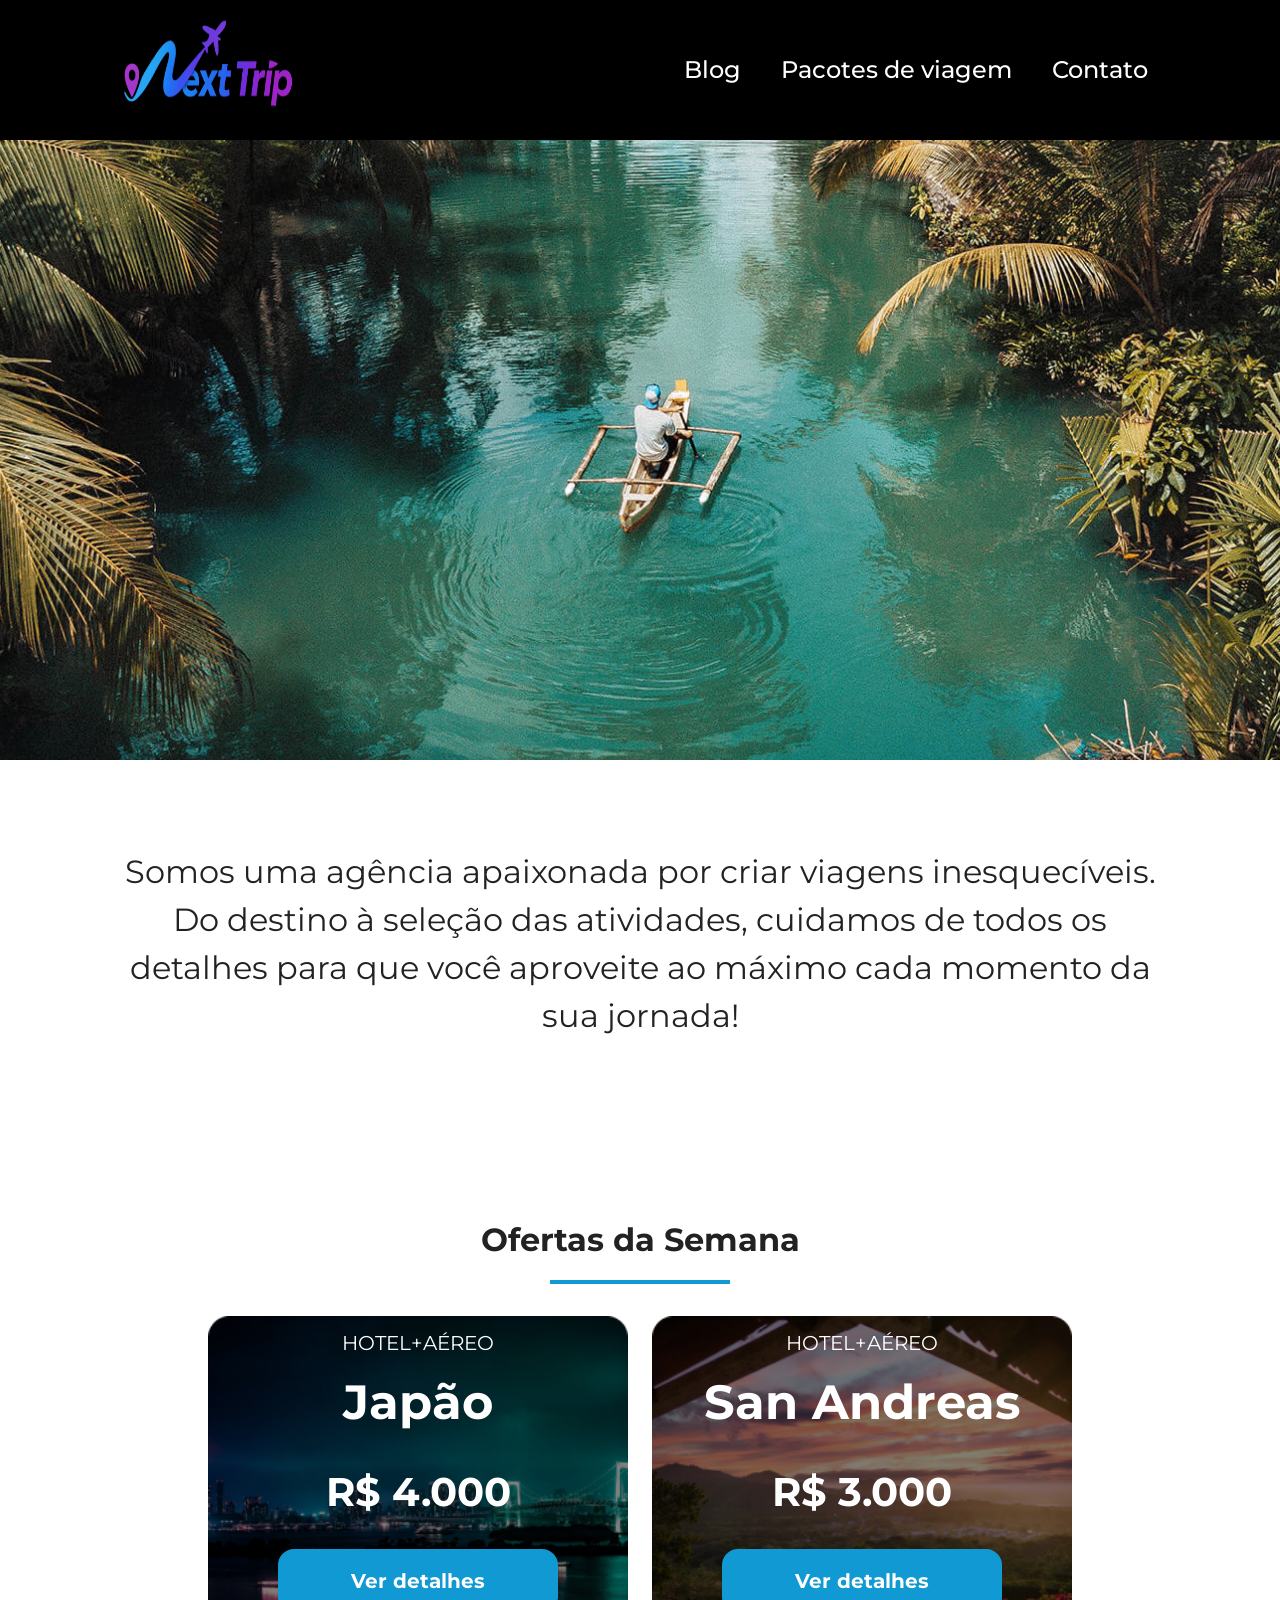
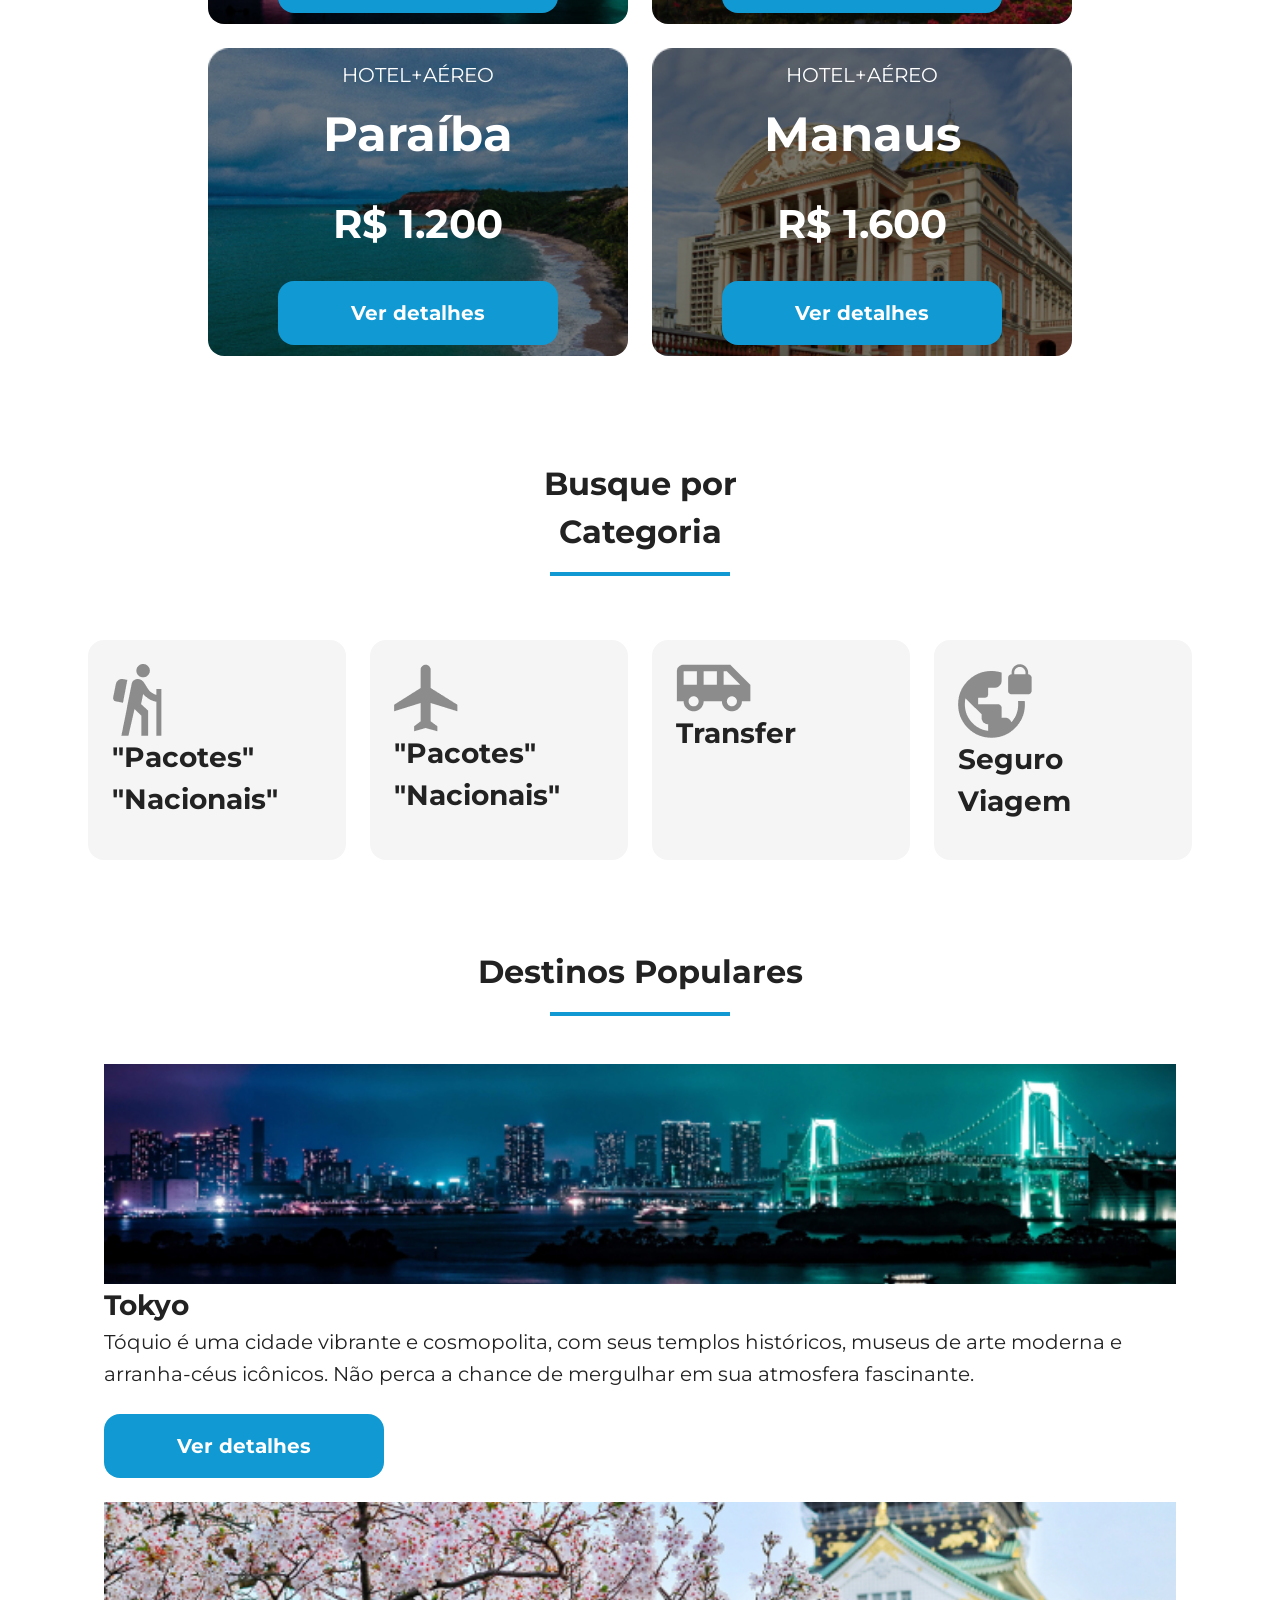
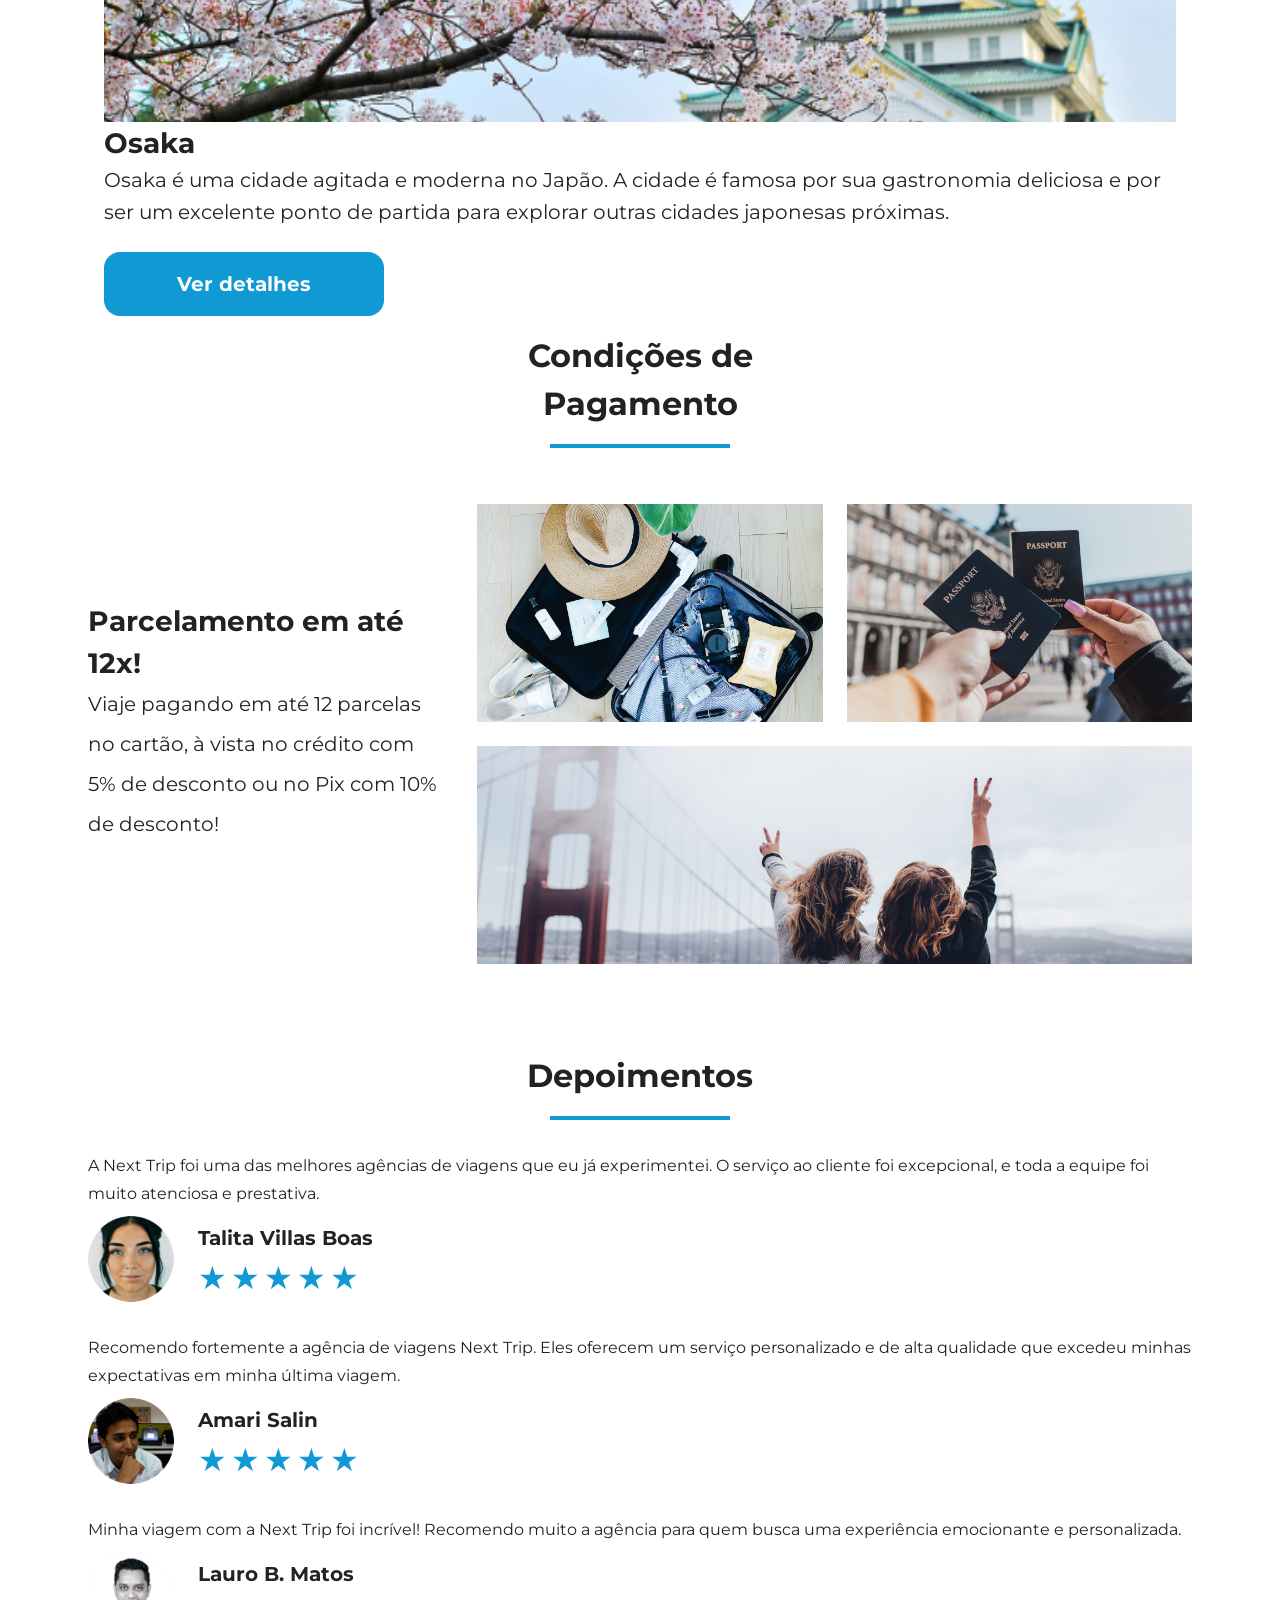
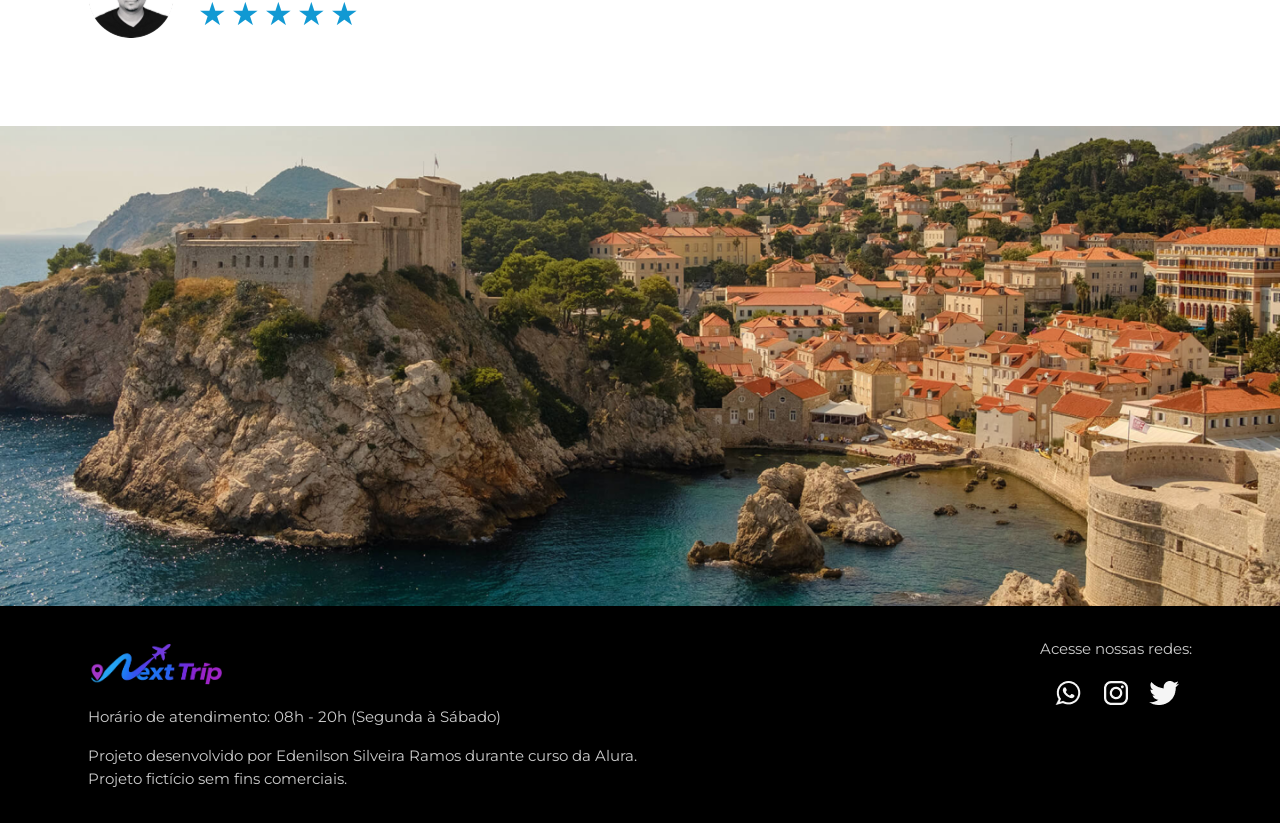
<file: index.html>
<!doctype html>
<html lang="pt-br">

<head>
  <meta charset="UTF-8" />
  <meta name="viewport" content="width=device-width, initial-scale=1.0" />
  <link rel="icon" href="favico.webp" type="xml/webp">
  <link rel="stylesheet" href="css/style.css" />
  <title>Next Trip</title>
  <meta name="description" content="Next Trip, uma agência de viagens apaixonada por criar viagens inesquecíveis">

  <meta name="og:title" content="Next Trip">
  <meta name="og:description" content="Next Trip, uma agência de viagens apaixonada por criar viagens inesquecíveis">
  <meta name="og:image" content="https://deveddy-br.github.io/next-trip/img/Logo-NextTrip.png">
  <meta name="og:type" content="website">
  <meta name="og:url" content="https://deveddy-br.github.io/next-trip/">
</head>

<body>
  <a id="top"></a>
  <main>
    <header class="main-header">
        <a class="logo" href="index.html" title="voltar para a página inicial">
          <img class="img-mobile" src="img/Icon Next-Trip.png" alt="Logo do Next Trip" />
          <img class="img-desktop" src="img/Logo-NextTrip.png" alt="Logo completo do Next Trip" />
        </a>
        <div class="navigation-menu">
          <label for="menu">
            <img src="img/menu.png" alt="menu" />
          </label>
          <input type="checkbox" id="menu" hidden />
          <nav class="list-links">
            <ul>
              <li>
                <a href="blog.html" title="Acessar Blog">Blog</a>
              </li>
              <li>
                <a href="pacotes-de-viagens.html" title="Acessar Pacotes de viagem">Pacotes de viagem</a>
              </li>
              <li>
                <a href="contato.html" title="Acessar Contato">Contato</a>
              </li>
            </ul>
          </nav>
        </div>
    </header>
    <section class="hero">
      <div class="hero-img"></div>
      <h2>Somos uma agência apaixonada por criar viagens inesquecíveis. Do destino à seleção das atividades, cuidamos
        de
        todos os detalhes para que você aproveite ao máximo cada momento da sua jornada!</h2>
    </section>
    <section class="offers">
      <div class="container">
        <div class="section-title">
          <h2>Ofertas da Semana</h2>
          <hr>
        </div>
        <div class="offers-cards">
          <article class="card japao">
            <header>
              <p>HOTEL+AÉREO</p>
              <h3>Japão <br>
                <span>R$ 4.000</span>
              </h3>
            </header>
            <footer>
              <a href="#" class="button">Ver detalhes</a>
            </footer>
          </article>
          <article class="card san-andreas">
            <header>
              <p>HOTEL+AÉREO</p>
              <h3>San Andreas <br>
                <span>R$ 3.000</span>
              </h3>
            </header>
            <footer>
              <a href="#" class="button">Ver detalhes</a>
            </footer>
          </article>
          <article class="card paraiba">
            <header>
              <p>HOTEL+AÉREO</p>
              <h3>Paraíba<br>
                <span>R$ 1.200</span>
              </h3>
            </header>
            <footer>
              <a href="#" class="button">Ver detalhes</a>
            </footer>
          </article>
          <article class="card manaus">
            <header>
              <p>HOTEL+AÉREO</p>
              <h3>Manaus<br>
                <span>R$ 1.600</span>
              </h3>
            </header>
            <footer>
              <a href="#" class="button">Ver detalhes</a>
            </footer>
          </article>
        </div>
      </div>
    </section>
    <section class="categories">
      <div class="container">
        <div class="section-title">
          <h2>Busque por Categoria</h2>
          <hr>
        </div>
        <div class="categories-cards">
          <a class="card" href="#" target=" _blank" title="Busque pela categoria Pacotes Nacionais">
            <img src="img/icone-caminhada.png" alt="ícone cinza representando uma pessoa fazendo tracking">
            <h3 class="content-title">
              "Pacotes"
              <br>
              "Nacionais"
            </h3>
          </a>
          <a class="card" href="#" target=" _blank" title="Busque pela categoria Pacotes Internacionais">
            <img src="img/icone-aviao.png" alt="ícone cinza representando um avião">
            <h3 class="content-title">
              "Pacotes"
              <br>
              "Nacionais"
            </h3>
          </a>
          <a class="card" href="#" target=" _blank" title="Busque pela categoria Transfer">
            <img src="img/icone-onibus.png" alt="ícone cinza representando um avião">
            <h3 class="content-title">Transfer</h3>
          </a>
          <a class="card" href="#" target=" _blank" title="Busque pela categoria Seguro Viagem">
            <img src="img/icone-planeta.png" alt="ícone cinza representando um avião">
            <h3 class="content-title">Seguro Viagem</h3>
          </a>
        </div>
      </div>
    </section>
    <section class="destinations">
      <div class="container">
        <div class="section-title">
          <h2>Destinos Populares</h2>
          <hr />
        </div>
        <div class="destination-items">
          <article class="item tokyo">
            <div class="img-item"></div>
            <h3 class="content-title">Tokyo</h3>
            <p class="content-text">
              Tóquio é uma cidade vibrante e cosmopolita, com seus templos
              históricos, museus de arte moderna e arranha-céus icônicos. Não
              perca a chance de mergulhar em sua atmosfera fascinante.
            </p>
            <footer>
              <a href="#" class="button" target="_blank" title="Veja mais detalhes do destino Tokyo">Ver detalhes</a>
            </footer>
          </article>
          <article class="item osaka">
            <div class="img-item"></div>
            <h3 class="content-title">Osaka</h3>
            <p class="content-text">
              Osaka é uma cidade agitada e moderna no Japão. A cidade é famosa
              por sua gastronomia deliciosa e por ser um excelente ponto de
              partida para explorar outras cidades japonesas próximas.
            </p>
            <footer>
              <a href="#" class="button" target="_blank" title="Veja mais detalhes do destino Osaka">Ver detalhes</a>
            </footer>
          </article>
        </div>
      </div>
    </section>
    <section class="payments payments--default">
      <div class="container">
        <div class="section-title">
          <h2>Condições de Pagamento</h2>
          <hr />
        </div>
        <div class="content-container">
          <div class="text-content">
            <h3 class="content-title">Parcelamento em até 12x!</h3>
            <p class="content-text">Viaje pagando em até 12 parcelas no cartão, à vista no crédito com 5% de desconto ou
              no
              Pix com 10% de desconto! </p>
          </div>
          <div class="image-gallery">
            <div class="image first"></div>
            <div class="image second"></div>
            <div class="image third colspan-2"></div>
          </div>
        </div>
      </div>
    </section>
    <section class="testimonials">
      <div class="container">
        <div class="section-title">
          <h2>Depoimentos</h2>
          <hr />
        </div>
        <div class="testimonials-container">
          <article>
            <header>
              <p>A Next Trip foi uma das melhores agências de viagens que eu já experimentei. O serviço ao cliente foi
                excepcional, e toda a equipe foi muito atenciosa e prestativa.</p>
            </header>
            <footer>
              <img src="img/avatar-talita.png" alt="imagem de perfil da cliente Talita Villas Boas">
              <div class="profile-content">
                <h3>Talita Villas Boas</h3>
                <div class="rating" aria-label="5 de 5 estrelas">
                  <span class="star">★</span>
                  <span class="star">★</span>
                  <span class="star">★</span>
                  <span class="star">★</span>
                  <span class="star">★</span>
                </div>
              </div>
            </footer>
          </article>
          <article>
            <header>
              <p>Recomendo fortemente a agência de viagens Next Trip. Eles oferecem um serviço personalizado e de alta
                qualidade que excedeu minhas expectativas em minha última viagem.</p>
            </header>
            <footer>
              <img src="img/avatar-amari.png" alt="imagem de perfil da cliente Amari Salin">
              <div class="profile-content">
                <h3>Amari Salin</h3>
                <div class="rating" aria-label="5 de 5 estrelas">
                  <span class="star">★</span>
                  <span class="star">★</span>
                  <span class="star">★</span>
                  <span class="star">★</span>
                  <span class="star">★</span>
                </div>
              </div>
            </footer>
          </article>
          <article>
            <header>
              <p>Minha viagem com a Next Trip foi incrível! Recomendo muito a agência para quem busca uma experiência
                emocionante e personalizada.</p>
            </header>
            <footer>
              <img src="img/avatar-lauro.png" alt="imagem de perfil da cliente Lauro B. Matos">
              <div class="profile-content">
                <h3>Lauro B. Matos</h3>
                <div class="rating" aria-label="5 de 5 estrelas">
                  <span class="star">★</span>
                  <span class="star">★</span>
                  <span class="star">★</span>
                  <span class="star">★</span>
                  <span class="star">★</span>
                </div>
              </div>
            </footer>
          </article>
        </div>
      </div>
    </section>
    <section class="closing-banner">
      <div class="banner-img"></div>
    </section>
  </main>
  <footer class="main-footer">
    <div class="container">

      <div class="footer-left">
        <a href="index.html" class="footer-logo">
          <img src="img/Logo-NextTrip.png" alt="Logo Next Trip">
        </a>

        <p>Horário de atendimento: 08h - 20h (Segunda à Sábado)</p>
        <p>Projeto desenvolvido por Edenilson Silveira Ramos durante curso da Alura.<br>Projeto fictício sem fins
          comerciais.</p>
      </div>

      <div class="footer-right">
        <p>Acesse nossas redes:</p>

        <div class="social-links">
          <a href="#" target="_blank" title="Entre em contato através do WhatsApp" aria-label="WhatsApp">
            <img src="img/icone-whatsapp.png" alt="ícone do WhatsApp na cor branca"></a>
          <a href="#" target="_blank" title="Acesse o Instagram do Next Trip" aria-label="Instagram">
            <img src="img/icone-instagram.png" alt="ícone do Instagram na cor branca"></a>
          <a href="#" target="_blank" title="Acesse o Twitter do Next Trip" aria-label="Twitter">
            <img src="img/icone-twitter.png" alt="ícone do Twitter na cor branca"></a>
        </div>
      </div>
    </div>
  </footer>
  <a href="#top" class="scroll-top" aria-label="Voltar para o topo">↑</a>
  <script src="js/scroll-top.js"></script>
</body>

</html>
</file>
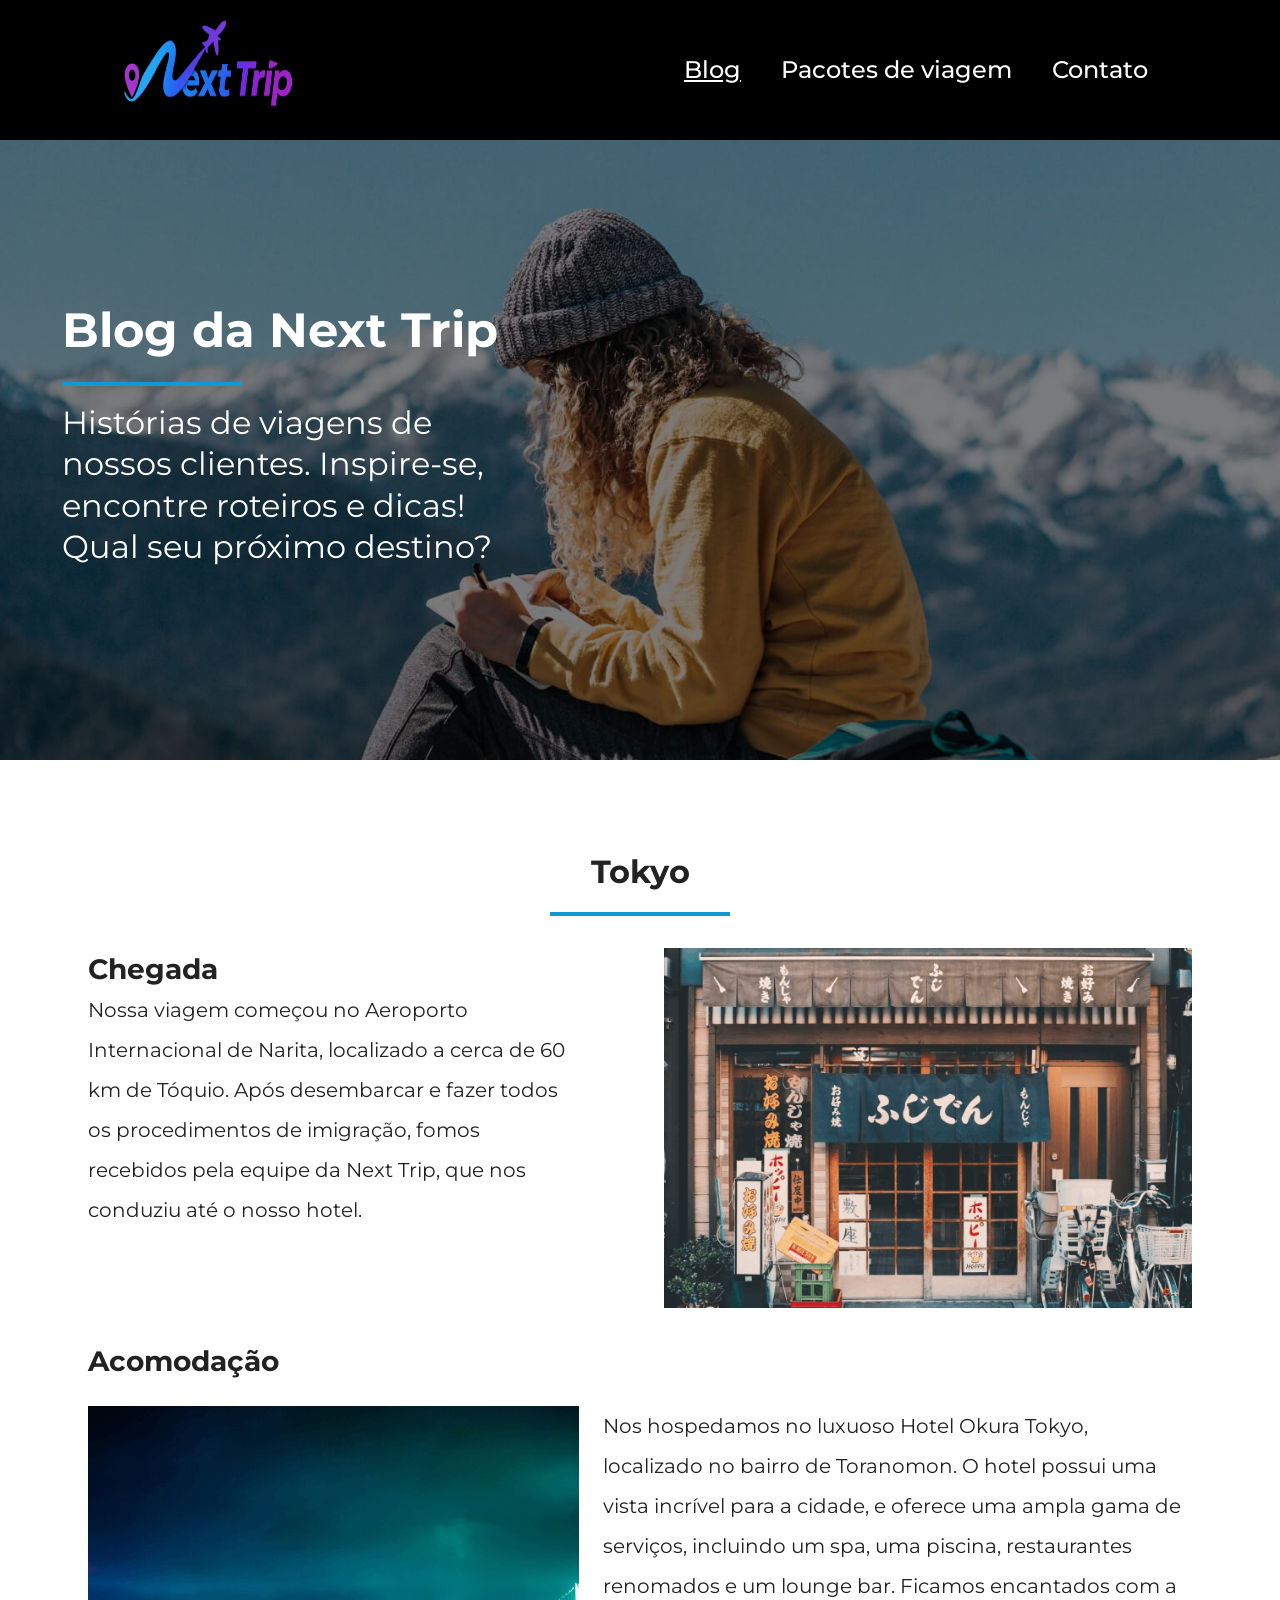
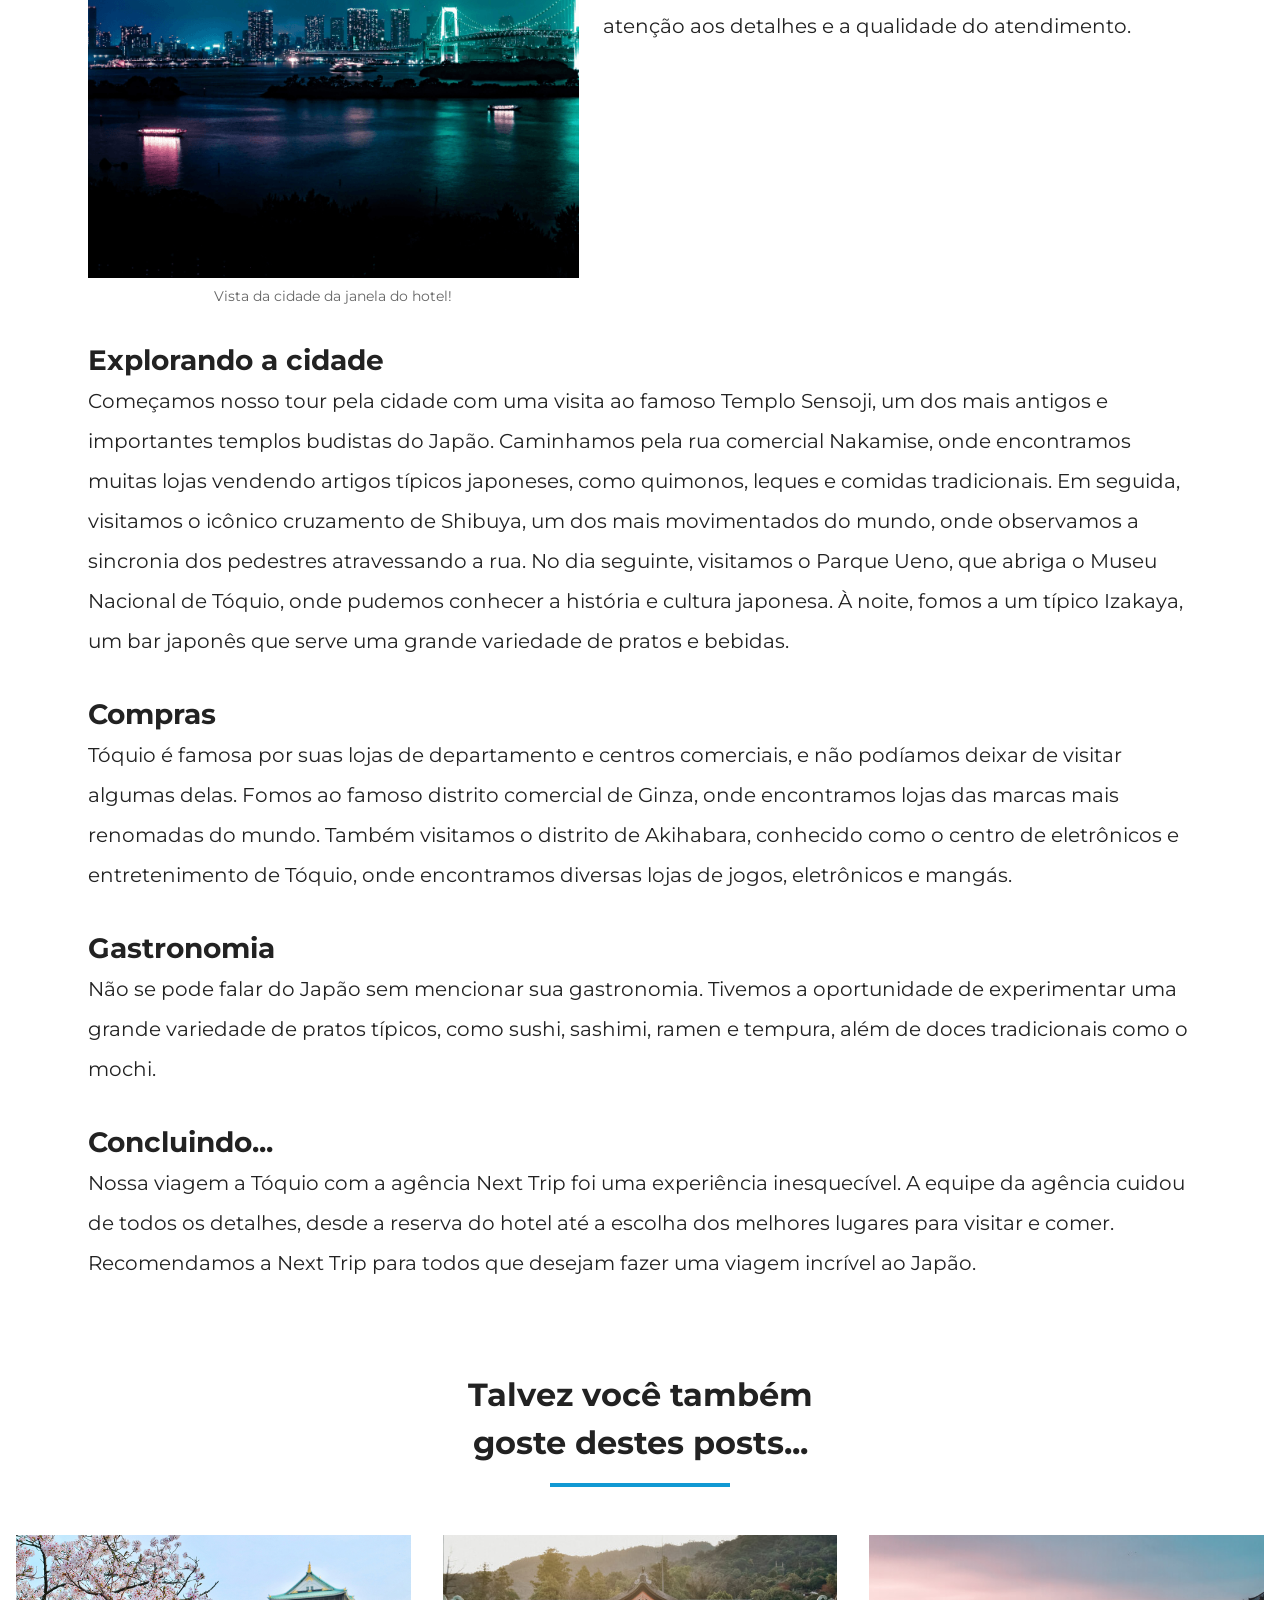
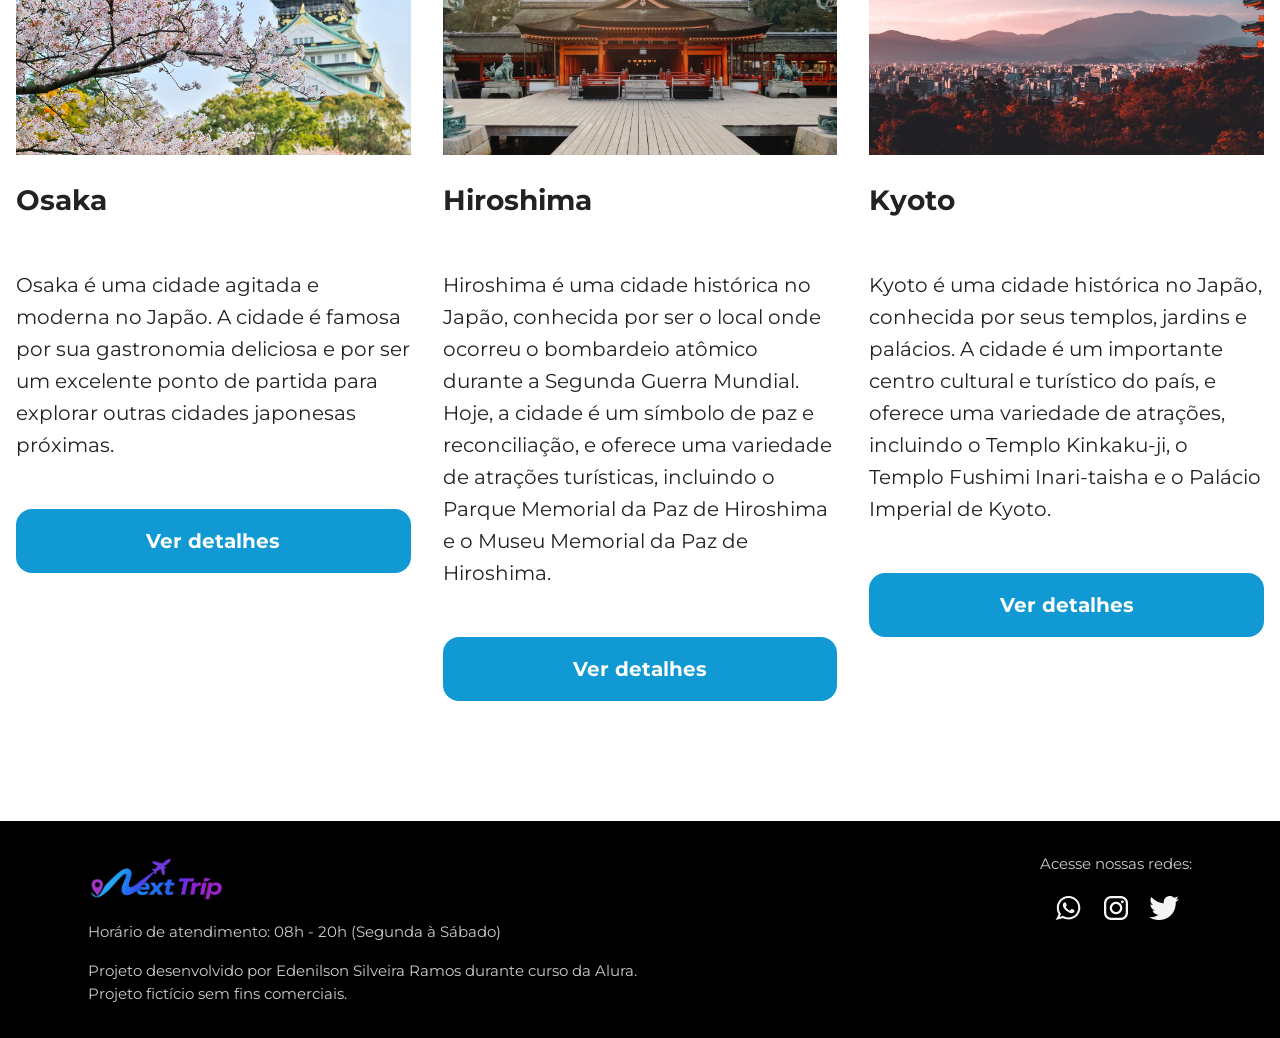
<file: blog.html>
<!doctype html>
<html lang="pt-br">

<head>
    <meta charset="UTF-8" />
    <meta name="viewport" content="width=device-width, initial-scale=1.0" />
    <meta name="description" content="Next Trip, uma agência de viagens apaixonada por criar viagens inesquecíveis">
    <meta name="og:title" content="Next Trip">
    <meta name="og:description" content="Next Trip, uma agência de viagens apaixonada por criar viagens inesquecíveis">
    <meta name="og:image" content="https://deveddy-br.github.io/next-trip/img/Logo-NextTrip.png">
    <meta name="og:type" content="website">
    <meta name="og:url" content="https://deveddy-br.github.io/next-trip/">

    <link rel="icon" href="favico.webp" type="xml/webp">
    <link rel="stylesheet" href="css/style.css" />

    <title>Next Trip</title>
</head>

<body>
    <a id="top"></a>
    <main>
        <!-- HEADER -->
        <header class="main-header">
            <a class="logo" href="index.html" title="Voltar para a página inicial">
                <img class="img-mobile" src="img/Icon Next-Trip.png" alt="Logo reduzido do Next Trip" />
                <img class="img-desktop" src="img/Logo-NextTrip.png" alt="Logo completo do Next Trip" />
            </a>

            <div class="navigation-menu">
                <label for="menu">
                    <img src="img/menu.png" alt="menu" />
                </label>
                <input type="checkbox" id="menu" hidden />
                <nav class="list-links">
                    <ul>
                        <li>
                            <a class="active" href="blog.html" title="Acessar Blog">Blog</a>
                        </li>
                        <li>
                            <a href="pacotes-de-viagens.html" title="Acessar Pacotes de viagem">Pacotes
                                de viagem</a>
                        </li>
                        <li>
                            <a href="contato.html" title="Acessar Contato">Contato</a>
                        </li>
                    </ul>
                </nav>
            </div>

        </header>
        <!-- HERO -->
        <section class="hero hero--blog">
            <div class="hero-content">
                <h1>Blog da Next Trip</h1>
                <hr />
                <p>Histórias de viagens de nossos clientes. Inspire-se, encontre roteiros e dicas! Qual seu próximo
                    destino?</p>

            </div>
        </section>
        <section class="destination-details">
            <div class="container">
                <div class="section-title">
                    <h2>Tokyo</h2>
                    <hr>
                </div>

                <div class="destination-content-details">
                    <div class="destination-section has-image">
                        <div class="text-content">
                            <h3 class="content-title">Chegada</h3>
                            <p class="content-text">Nossa viagem começou no Aeroporto Internacional de Narita,
                                localizado a
                                cerca de 60 km de Tóquio. Após desembarcar e fazer todos os procedimentos de imigração,
                                fomos
                                recebidos pela equipe da Next Trip, que nos conduziu até o nosso hotel.</p>
                        </div>

                        <img class="image-square" src="./img/blog-packages/tokyo-chegada.png" alt="Fachada do hotel!" />
                    </div>
                    <div class="accommodation-grid">
                        <h3 class="content-title">Acomodação</h3>
                        <p class="content-text">Nos hospedamos no luxuoso Hotel Okura Tokyo, localizado no bairro de
                            Toranomon. O hotel possui uma vista incrível para a cidade, e oferece uma ampla gama de
                            serviços, incluindo um spa, uma piscina, restaurantes renomados e um lounge bar. Ficamos
                            encantados com a atenção aos detalhes e a qualidade do atendimento.</p>
                        <div class="image-block">
                            <img src="./img/blog-packages/tokyo-vista-janela-hotel.png"
                                alt="Vista da cidade da janela do hotel!" />
                            <p class="destination-caption">Vista da cidade da janela do hotel!</p>
                        </div>

                    </div>

                    <div class="destination-section">
                        <h3 class="content-title">Explorando a cidade</h3>
                        <p class="content-text">Começamos nosso tour pela cidade com uma visita ao famoso Templo
                            Sensoji, um
                            dos mais antigos e importantes templos budistas do Japão. Caminhamos pela rua comercial
                            Nakamise, onde encontramos muitas lojas vendendo artigos típicos japoneses, como quimonos,
                            leques e comidas tradicionais.
                            Em seguida, visitamos o icônico cruzamento de Shibuya, um dos mais movimentados do mundo,
                            onde
                            observamos a sincronia dos pedestres atravessando a rua.
                            No dia seguinte, visitamos o Parque Ueno, que abriga o Museu Nacional de Tóquio, onde
                            pudemos
                            conhecer a história e cultura japonesa. À noite, fomos a um típico Izakaya, um bar japonês
                            que
                            serve uma grande variedade de pratos e bebidas.</p>

                    </div>

                    <div class="destination-section">
                        <h3 class="content-title">Compras</h3>
                        <p class="content-text">Tóquio é famosa por suas lojas de departamento e centros comerciais, e
                            não
                            podíamos deixar de visitar algumas delas. Fomos ao famoso distrito comercial de Ginza, onde
                            encontramos lojas das marcas mais renomadas do mundo.
                            Também visitamos o distrito de Akihabara, conhecido como o centro de eletrônicos e
                            entretenimento de Tóquio, onde encontramos diversas lojas de jogos, eletrônicos e mangás.
                        </p>
                    </div>

                    <div class="destination-section">
                        <h3 class="content-title">Gastronomia</h3>
                        <p class="content-text">Não se pode falar do Japão sem mencionar sua gastronomia. Tivemos a
                            oportunidade de experimentar uma grande variedade de pratos típicos, como sushi, sashimi,
                            ramen
                            e tempura, além de doces tradicionais como o mochi.</p>
                    </div>

                    <div class="destination-section">
                        <h3 class="content-title">Concluindo...</h3>
                        <p class="content-text">Nossa viagem a Tóquio com a agência Next Trip foi uma experiência
                            inesquecível. A equipe da agência cuidou de todos os detalhes, desde a reserva do hotel até
                            a
                            escolha dos melhores lugares para visitar e comer. Recomendamos a Next Trip para todos que
                            desejam fazer uma viagem incrível ao Japão.
                        </p>
                    </div>
                </div>
        </section>
        <!-- POSTS RELACIONADOS -->
        <section class="destinations blog-packages">

            <div class="section-title">
                <h2>Talvez você também goste destes posts...</h2>
                <hr>
            </div>
            <div class="destinations-grid">

                <article class="destination-items item osaka">
                    <header>
                        <div class="img-item"></div>
                        <h3 class="content-title">Osaka</h3>
                    </header>

                    <p class="content-text">Osaka é uma cidade agitada e moderna no Japão. A cidade é famosa por sua
                        gastronomia deliciosa e por ser um excelente ponto de partida para explorar outras cidades
                        japonesas próximas.
                    </p>

                    <footer>
                        <a href="#" class="button button-full">Ver detalhes</a>
                    </footer>
                </article>

                <article class="destination-items item hiroshima">
                    <header>
                        <div class="img-item"></div>
                        <h3 class="content-title">Hiroshima</h3>
                    </header>

                    <p class="content-text">Hiroshima é uma cidade histórica no Japão, conhecida por ser o local
                        onde ocorreu o bombardeio atômico durante a Segunda Guerra Mundial. Hoje, a cidade é um
                        símbolo de paz e reconciliação, e oferece uma variedade de atrações turísticas, incluindo o
                        Parque Memorial da Paz de Hiroshima e o Museu Memorial da Paz de Hiroshima.
                    </p>

                    <footer>
                        <a href="#" class="button button-full">Ver detalhes</a>
                    </footer>
                </article>

                <article class="destination-items item kyoto">
                    <header>
                        <div class="img-item"></div>
                        <h3 class="content-title">Kyoto</h3>
                    </header>

                    <p class="content-text">Kyoto é uma cidade histórica no Japão, conhecida por seus templos,
                        jardins e palácios. A cidade é um importante centro cultural e turístico do país, e oferece
                        uma variedade de atrações,
                        incluindo o Templo Kinkaku-ji, o Templo Fushimi Inari-taisha e o Palácio Imperial de Kyoto.
                    </p>

                    <footer>
                        <a href="#" class="button button-full">Ver detalhes</a>
                    </footer>
                </article>
            </div>
        </section>

        <footer class="main-footer">
            <div class="container">

                <div class="footer-left">
                    <a href="index.html" class="footer-logo">
                        <img src="img/Logo-NextTrip.png" alt="Logo Next Trip">
                    </a>

                    <p>Horário de atendimento: 08h - 20h (Segunda à Sábado)</p>
                    <p>Projeto desenvolvido por Edenilson Silveira Ramos durante curso da Alura.<br>Projeto fictício sem
                        fins
                        comerciais.</p>
                </div>

                <div class="footer-right">
                    <p>Acesse nossas redes:</p>

                    <div class="social-links">
                        <a href="#" target="_blank" title="Entre em contato através do WhatsApp" aria-label="WhatsApp">
                            <img src="img/icone-whatsapp.png" alt="ícone do WhatsApp na cor branca"></a>
                        <a href="#" target="_blank" title="Acesse o Instagram do Next Trip" aria-label="Instagram">
                            <img src="img/icone-instagram.png" alt="ícone do Instagram na cor branca"></a>
                        <a href="#" target="_blank" title="Acesse o Twitter do Next Trip" aria-label="Twitter">
                            <img src="img/icone-twitter.png" alt="ícone do Twitter na cor branca"></a>
                    </div>
                </div>

            </div>
        </footer>
    </main>
    <a href="#top" class="scroll-top" aria-label="Voltar para o topo">↑</a>
    <script src="js/scroll-top.js"></script>
</body>
</file>
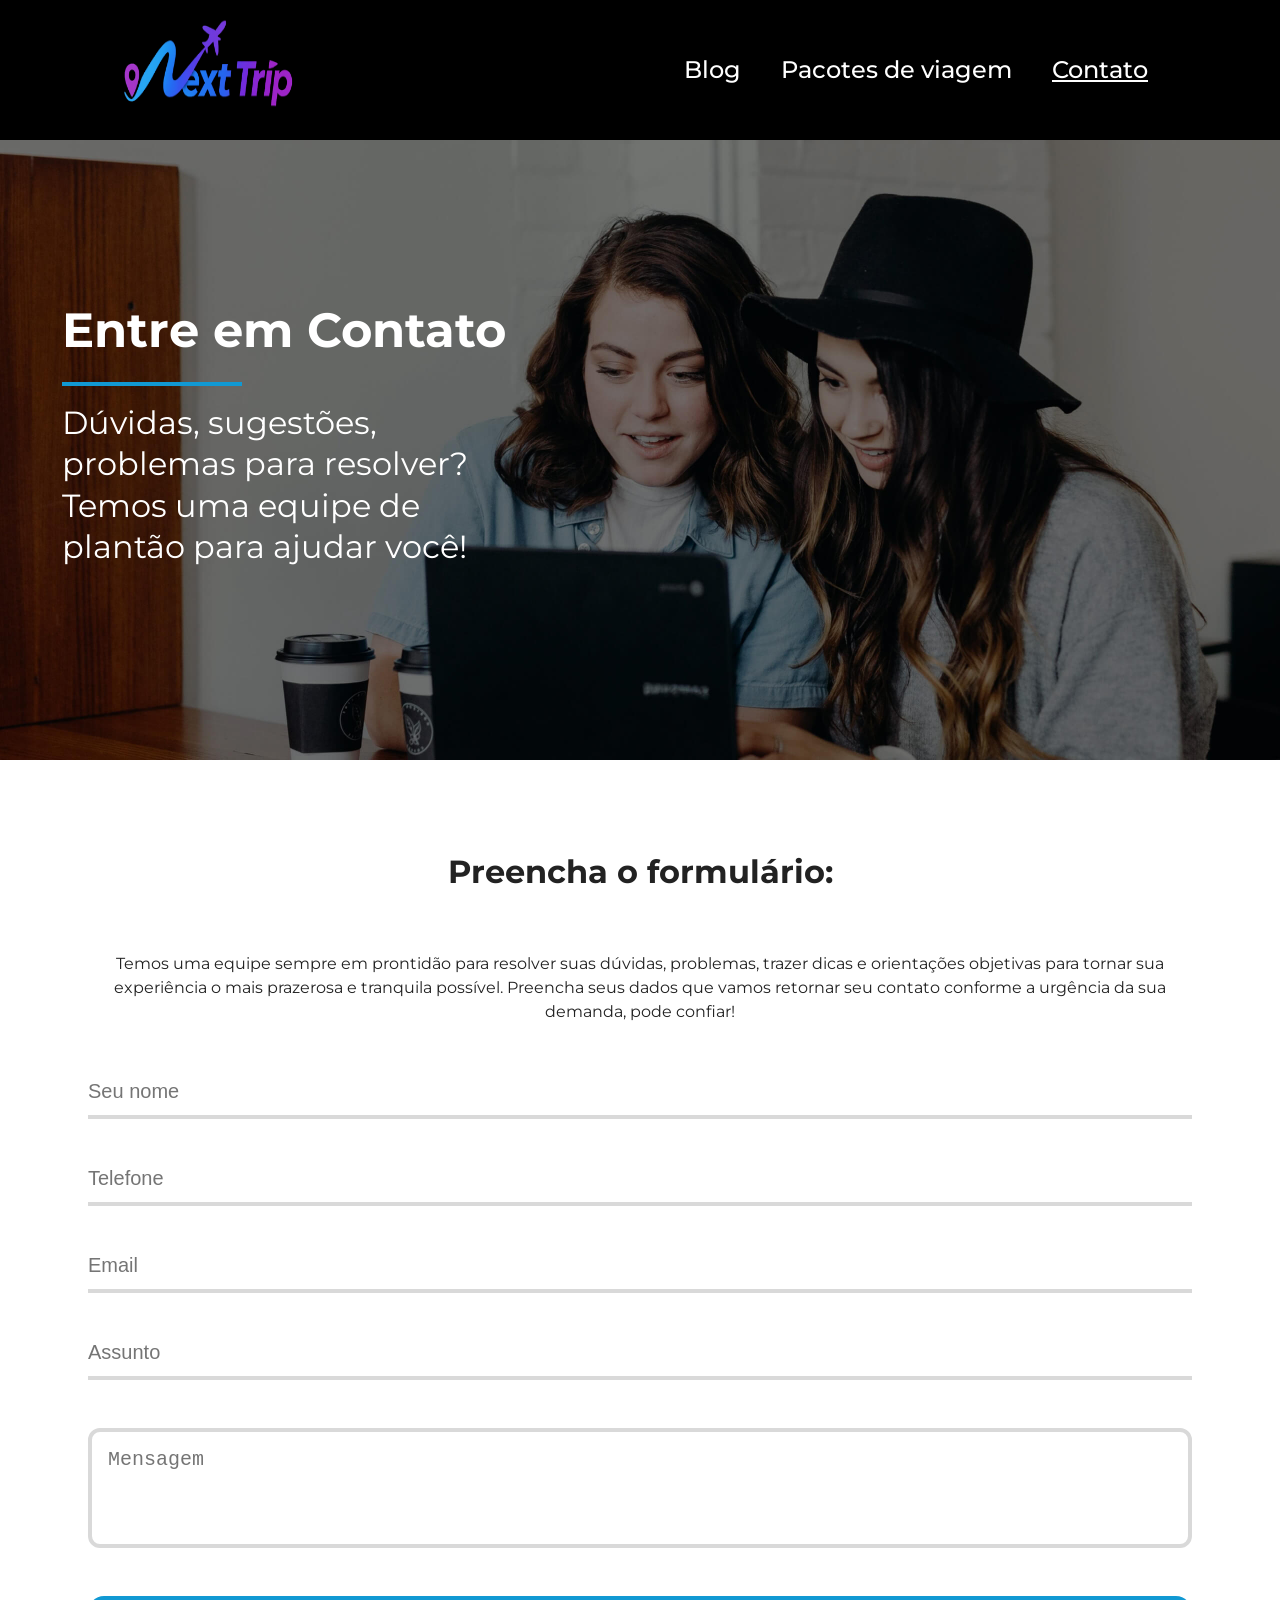
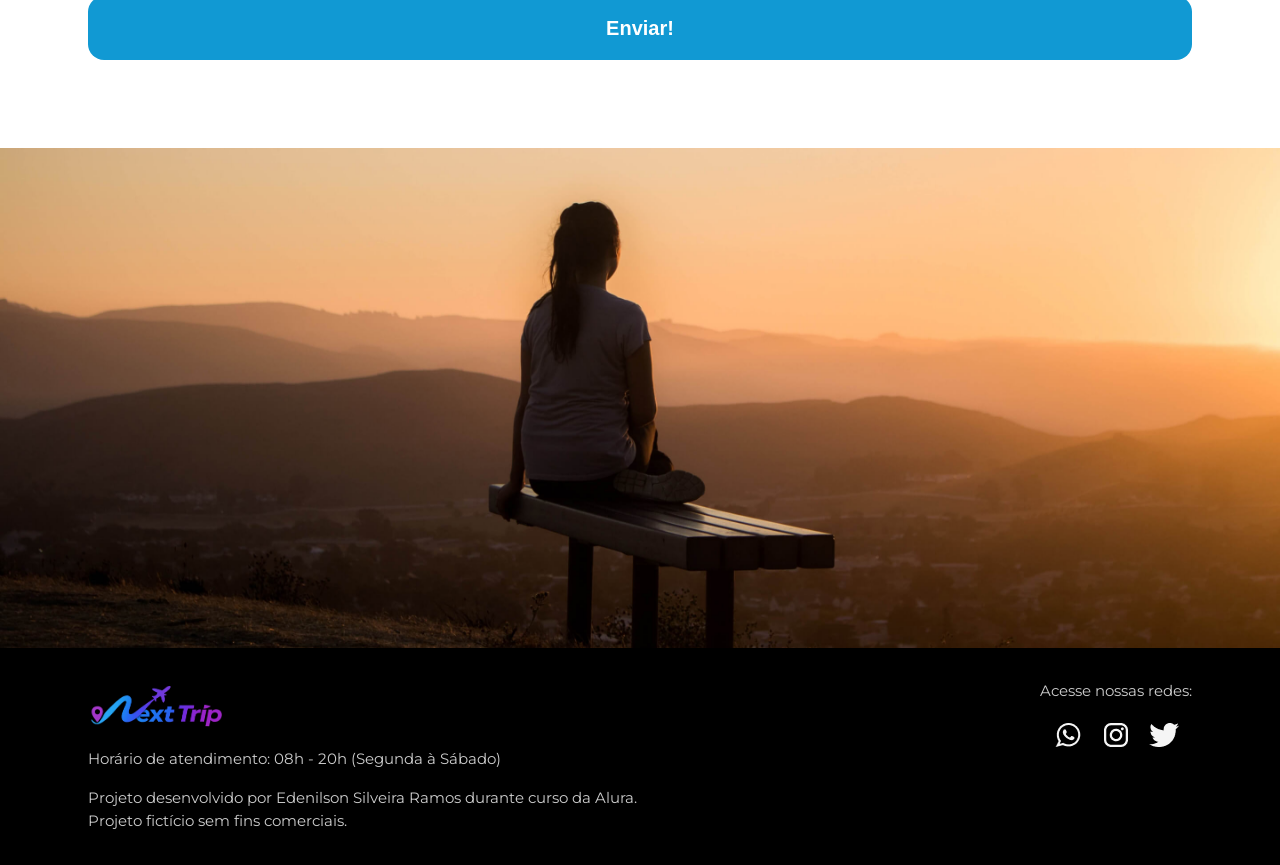
<file: contato.html>
<!doctype html>
<html lang="pt-br">

<head>
    <meta charset="UTF-8" />
    <meta name="viewport" content="width=device-width, initial-scale=1.0" />
    <link rel="icon" href="favico.webp" type="xml/webp">
    <link rel="stylesheet" href="css/style.css" />
    <title>Contato</title>
    <meta name="description" content="Next Trip, uma agência de viagens apaixonada por criar viagens inesquecíveis">

    <meta name="og:title" content="Next Trip">
    <meta name="og:description" content="Next Trip, uma agência de viagens apaixonada por criar viagens inesquecíveis">
    <meta name="og:image" content="https://deveddy-br.github.io/next-trip/img/Logo-NextTrip.png">
    <meta name="og:type" content="website">
    <meta name="og:url" content="https://deveddy-br.github.io/next-trip/">
</head>

<body>
    <a id="top"></a>
    <header class="main-header">
        <a class="logo" href="index.html" title="voltar para a página inicial">
            <img class="img-mobile" src="img/Icon Next-Trip.png" alt="Logo do Next Trip" />
            <img class="img-desktop" src="img/Logo-NextTrip.png" alt="Logo completo do Next Trip" />
        </a>
        <div class="navigation-menu">
            <label for="menu">
                <img src="img/menu.png" alt="menu" />
            </label>
            <input type="checkbox" id="menu" hidden />
            <nav class="list-links">
                <ul>
                    <li>
                        <a href="blog.html" title="Acessar Blog">Blog</a>
                    </li>
                    <li>
                        <a href="pacotes-de-viagens.html" title="Acessar Pacotes de viagem">Pacotes de viagem</a>
                    </li>
                    <li>
                        <a class="active" href="contato.html" title="Acessar Contato">Contato</a>
                    </li>
                </ul>
            </nav>
        </div>
    </header>

    <main>
        <!-- HERO -->
        <section class="hero hero--contact">
            <div class="hero-content">
                <h1>Entre em Contato</h1>
                <hr />
                <p>Dúvidas, sugestões, problemas para resolver?
                    Temos uma equipe de plantão para ajudar você!
                </p>
            </div>

        </section>
        <!-- FORM -->
        <section class="contact-section">

            <div class="container">

                <div class="contact-content">

                    <div class="contact-text">

                        <h2>Preencha o formulário:</h2>

                        <p>
                            Temos uma equipe sempre em prontidão para resolver suas dúvidas,
                            problemas, trazer dicas e orientações objetivas para tornar sua
                            experiência o mais prazerosa e tranquila possível.
                            Preencha seus dados que vamos retornar seu contato conforme a
                            urgência da sua demanda, pode confiar!
                        </p>

                    </div>

                    <form class="contact-form">

                        <div class="input-group">
                            <input type="text" placeholder="Seu nome" />
                        </div>

                        <div class="input-group">
                            <input type="tel" placeholder="Telefone" />
                        </div>

                        <div class="input-group">
                            <input type="email" placeholder="Email" />
                        </div>

                        <div class="input-group">
                            <input type="text" placeholder="Assunto" />
                        </div>

                        <div class="input-group">
                            <textarea placeholder="Mensagem"></textarea>
                        </div>

                        <button type="submit" class="submit-button">
                            Enviar!
                        </button>

                    </form>

                </div>

            </div>

        </section>

        <!-- BANNER FINAL -->
        <section class="contact-banner-img" alt="Jovem mulher sentada em um banco de madeira olhando para o horizonte.">
        </section>
        
    </main>

    <!-- FOOTER -->
    <footer class="main-footer">
            <div class="container">

                <div class="footer-left">
                    <a href="index.html" class="footer-logo">
                        <img src="img/Logo-NextTrip.png" alt="Logo Next Trip">
                    </a>

                    <p>Horário de atendimento: 08h - 20h (Segunda à Sábado)</p>
                    <p>Projeto desenvolvido por Edenilson Silveira Ramos durante curso da Alura.<br>Projeto fictício sem
                        fins
                        comerciais.</p>
                </div>

                <div class="footer-right">
                    <p>Acesse nossas redes:</p>

                    <div class="social-links">
                        <a href="#" target="_blank" title="Entre em contato através do WhatsApp" aria-label="WhatsApp">
                            <img src="img/icone-whatsapp.png" alt="ícone do WhatsApp na cor branca"></a>
                        <a href="#" target="_blank" title="Acesse o Instagram do Next Trip" aria-label="Instagram">
                            <img src="img/icone-instagram.png" alt="ícone do Instagram na cor branca"></a>
                        <a href="#" target="_blank" title="Acesse o Twitter do Next Trip" aria-label="Twitter">
                            <img src="img/icone-twitter.png" alt="ícone do Twitter na cor branca"></a>
                    </div>
                </div>

            </div>
        </footer>
    <a href="#top" class="scroll-top" aria-label="Voltar para o topo">↑</a>
    <script src="js/scroll-top.js"></script>

</body>

</html>
</file>
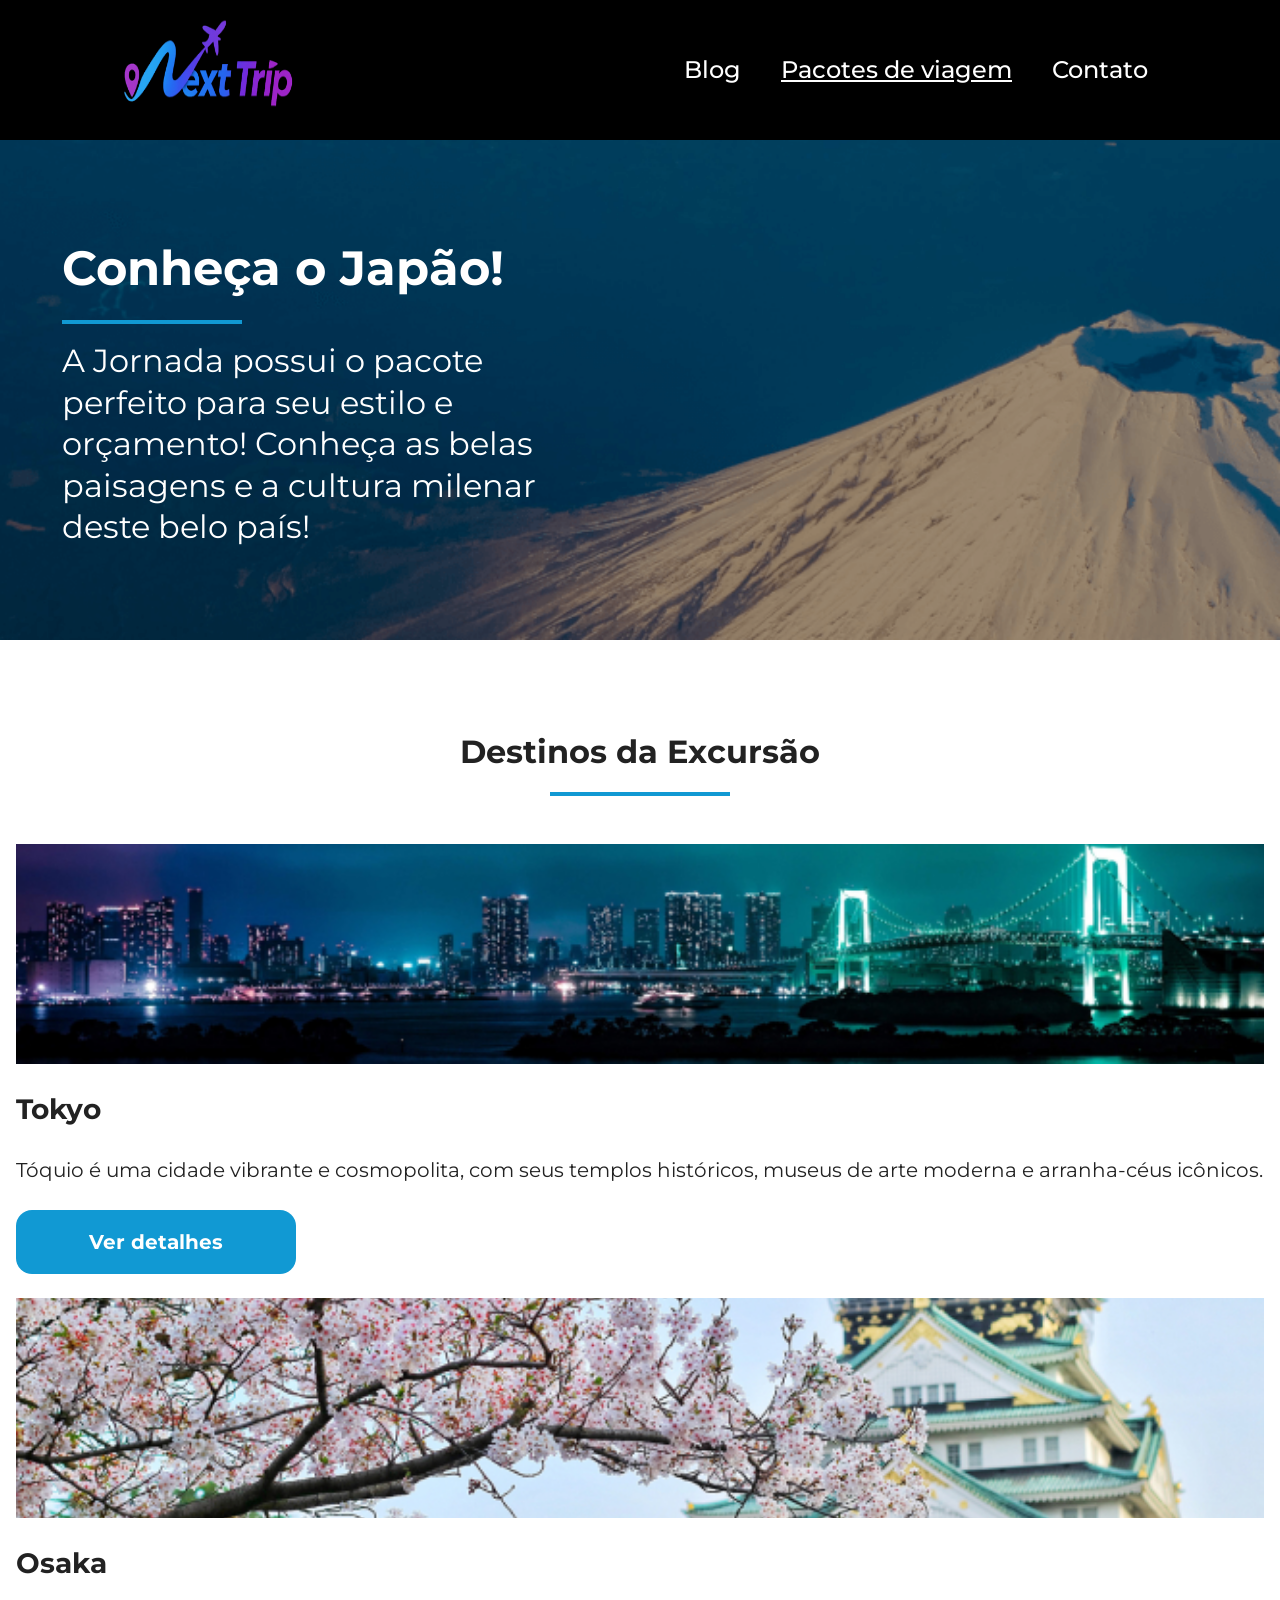
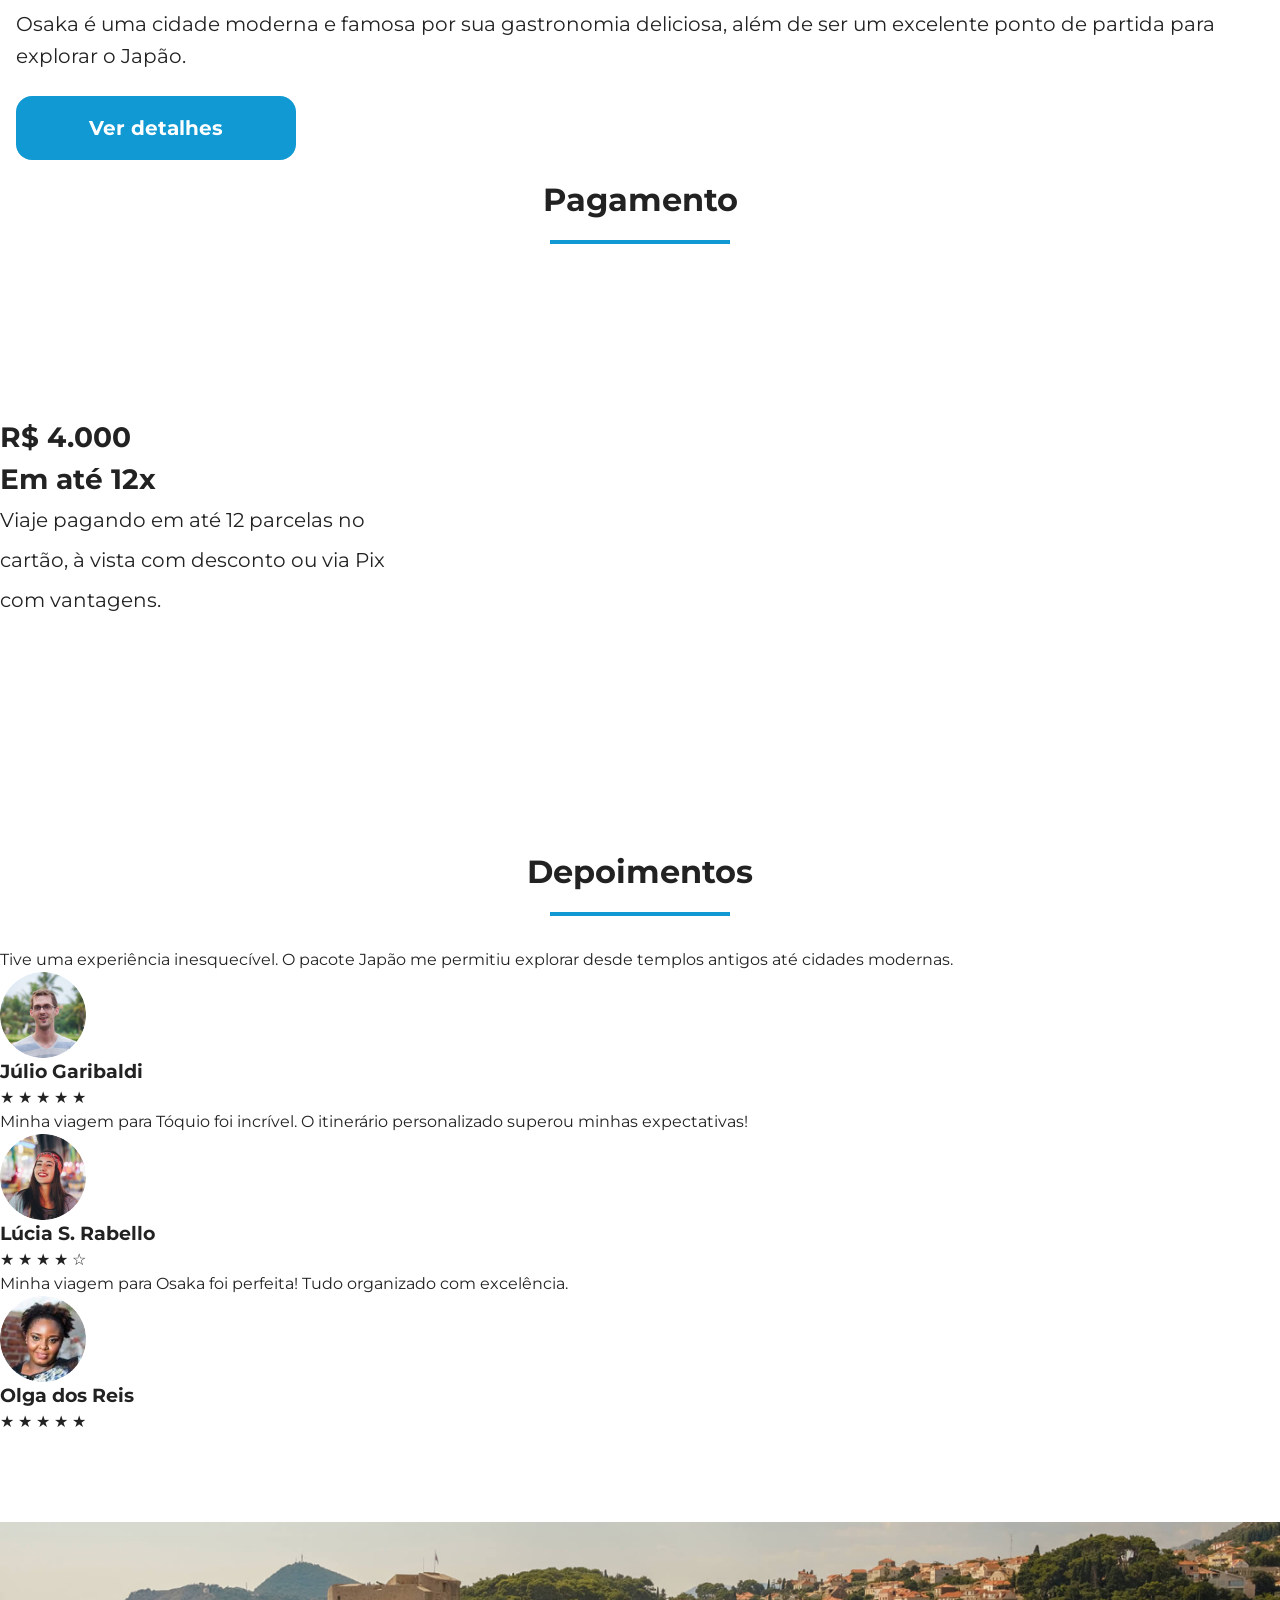
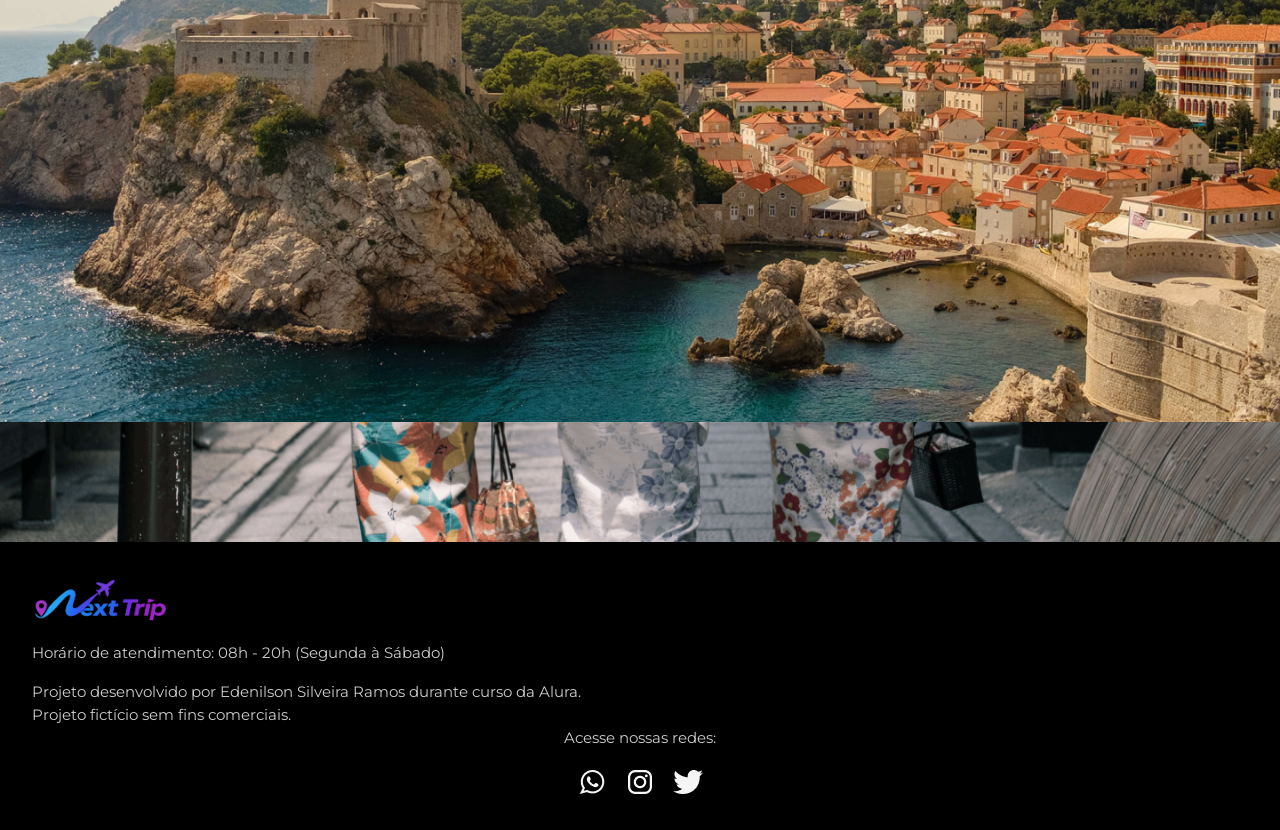
<file: pacote-de-viagens.html>
<!doctype html>
<html lang="pt-br">

<head>
    <meta charset="UTF-8" />
    <meta name="viewport" content="width=device-width, initial-scale=1.0" />

    <title>Pacotes de Viagem | Next Trip</title>

    <meta name="description"
        content="Conheça nossos pacotes de viagem para o Japão com preços acessíveis, experiências únicas e roteiros personalizados.">

    <link rel="stylesheet" href="css/style.css" />
</head>

<body>
    <!-- HEADER -->
    <header class="main-header">
        <a class="logo" href="index.html" title="Voltar para a página inicial">
            <img class="img-mobile" src="img/Icon Next-Trip.png" alt="Logo do Next Trip" />
            <img class="img-desktop" src="img/Logo-NextTrip.png" alt="Logo completo do Next Trip" />
        </a>

        <div class="navigation-menu">
            <label for="menu">
                <img src="img/menu.png" alt="Abrir menu" />
            </label>

            <input type="checkbox" id="menu" hidden />

            <nav aria-label="Navegação principal">
                <ul class="list-links">
                    <li><a href="blog.html">Blog</a></li>
                    <li>
                        <a class="active" href="pacotes-de-viagens.html">Pacotes de viagem</a>
                    </li>
                    <li><a href="contato.html">Contato</a></li>
                </ul>
            </nav>
        </div>
    </header>

    <!-- MAIN -->
    <main>

        <!-- HERO -->
        <section class="hero-travel-packages">            
                <div class="hero-content">
                     <h1>Conheça o Japão!</h1>
                <hr />
                <p>
                    A Jornada possui o pacote perfeito para seu estilo e orçamento!
                    Conheça as belas paisagens e a cultura milenar deste belo país!
                </p>
                </div>               
        </section>

        <!-- DESTINOS -->
        <section class="destinations travel-packages">
            <div class="section-title">
                <h2>Destinos da Excursão</h2>
                <hr />
            </div>

            <div class="destination-items">

                <article class="item tokyo">
                    <header>
                        <div class="img-item"></div>
                        <h3 class="content-title">Tokyo</h3>
                    </header>

                    <p class="content-text">
                        Tóquio é uma cidade vibrante e cosmopolita, com seus templos históricos,
                        museus de arte moderna e arranha-céus icônicos.
                    </p>

                    <footer>
                        <a href="#" class="button">Ver detalhes</a>
                    </footer>
                </article>

                <article class="item osaka">
                    <header>
                        <div class="img-item"></div>
                        <h3 class="content-title">Osaka</h3>
                    </header>

                    <p class="content-text">
                        Osaka é uma cidade moderna e famosa por sua gastronomia deliciosa,
                        além de ser um excelente ponto de partida para explorar o Japão.
                    </p>

                    <footer>
                        <a href="#" class="button">Ver detalhes</a>
                    </footer>
                </article>

            </div>
        </section>

        <!-- PAGAMENTO -->
        <section class="payments travel-packages">
            <div class="section-title">
                <h2>Pagamento</h2>
                <hr />
            </div>

            <div class="content-container">
                <div class="text-content">
                    <h3 class="content-title">R$ 4.000</h3>
                    <h3 class="content-title">Em até 12x</h3>

                    <p class="content-text">
                        Viaje pagando em até 12 parcelas no cartão, à vista com desconto ou via Pix com vantagens.
                    </p>
                </div>

                <div class="image-gallery">
                    <div class="image first"></div>
                    <div class="image second"></div>
                    <div class="image thirdy colspan-2"></div>
                </div>
            </div>
        </section>

        <!-- DEPOIMENTOS -->
        <section class="testimonials">
            <div class="section-title">
                <h2>Depoimentos</h2>
                <hr />
            </div>

            <div class="testimonial-container">

                <article>
                    <header>
                        <p>
                            Tive uma experiência inesquecível. O pacote Japão me permitiu explorar
                            desde templos antigos até cidades modernas.
                        </p>
                    </header>

                    <footer>
                        <img src="img/travel-packages/avatar-julio.png" alt="Foto do cliente Júlio Garibaldi" />

                        <div class="profile-content">
                            <h3>Júlio Garibaldi</h3>
                            <div class="rating">
                                <span class="star">★</span>
                                <span class="star">★</span>
                                <span class="star">★</span>
                                <span class="star">★</span>
                                <span class="star">★</span>
                            </div>
                        </div>
                    </footer>
                </article>

                <article>
                    <header>
                        <p>
                            Minha viagem para Tóquio foi incrível. O itinerário personalizado
                            superou minhas expectativas!
                        </p>
                    </header>

                    <footer>
                        <img src="img/travel-packages/avatar-lucia.png" alt="Foto da cliente Lúcia Rabello" />

                        <div class="profile-content">
                            <h3>Lúcia S. Rabello</h3>
                            <div class="rating">
                                <span class="star">★</span>
                                <span class="star">★</span>
                                <span class="star">★</span>
                                <span class="star">★</span>
                                <span class="star">☆</span>
                            </div>
                        </div>
                    </footer>
                </article>

                <article>
                    <header>
                        <p>
                            Minha viagem para Osaka foi perfeita! Tudo organizado com excelência.
                        </p>
                    </header>

                    <footer>
                        <img src="img/travel-packages/avatar-olga.png" alt="Foto da cliente Olga dos Reis" />

                        <div class="profile-content">
                            <h3>Olga dos Reis</h3>
                            <div class="rating">
                                <span class="star">★</span>
                                <span class="star">★</span>
                                <span class="star">★</span>
                                <span class="star">★</span>
                                <span class="star">★</span>
                            </div>
                        </div>
                    </footer>
                </article>

            </div>
        </section>

        <!-- BANNER FINAL -->
        <section class="pacotes-closing-banner">
            <div class="banner-img"></div>
        </section>

    </main>

    <!-- FOOTER -->
    <footer class="main-footer">
        <div class="footer-container">

            <div class="footer-left">
                <a href="index.html" class="footer-logo">
                    <img src="img/Logo-NextTrip.png" alt="Logo Next Trip">
                </a>

                <p>Horário de atendimento: 08h - 20h (Segunda à Sábado)</p>
                <p>Projeto desenvolvido por Edenilson Silveira Ramos durante curso da Alura.<br>Projeto fictício sem
                    fins
                    comerciais.</p>
            </div>

            <div class="footer-right">
                <p>Acesse nossas redes:</p>

                <div class="social-links">
                    <a href="#" target="_blank" title="Entre em contato através do WhatsApp" aria-label="WhatsApp">
                        <img src="img/icone-whatsapp.png" alt="ícone do WhatsApp na cor branca"></a>
                    <a href="#" target="_blank" title="Acesse o Instagram do Next Trip" aria-label="Instagram">
                        <img src="img/icone-instagram.png" alt="ícone do Instagram na cor branca"></a>
                    <a href="#" target="_blank" title="Acesse o Twitter do Next Trip" aria-label="Twitter">
                        <img src="img/icone-twitter.png" alt="ícone do Twitter na cor branca"></a>
                </div>
            </div>

        </div>
    </footer>

</body>

</html>
</file>
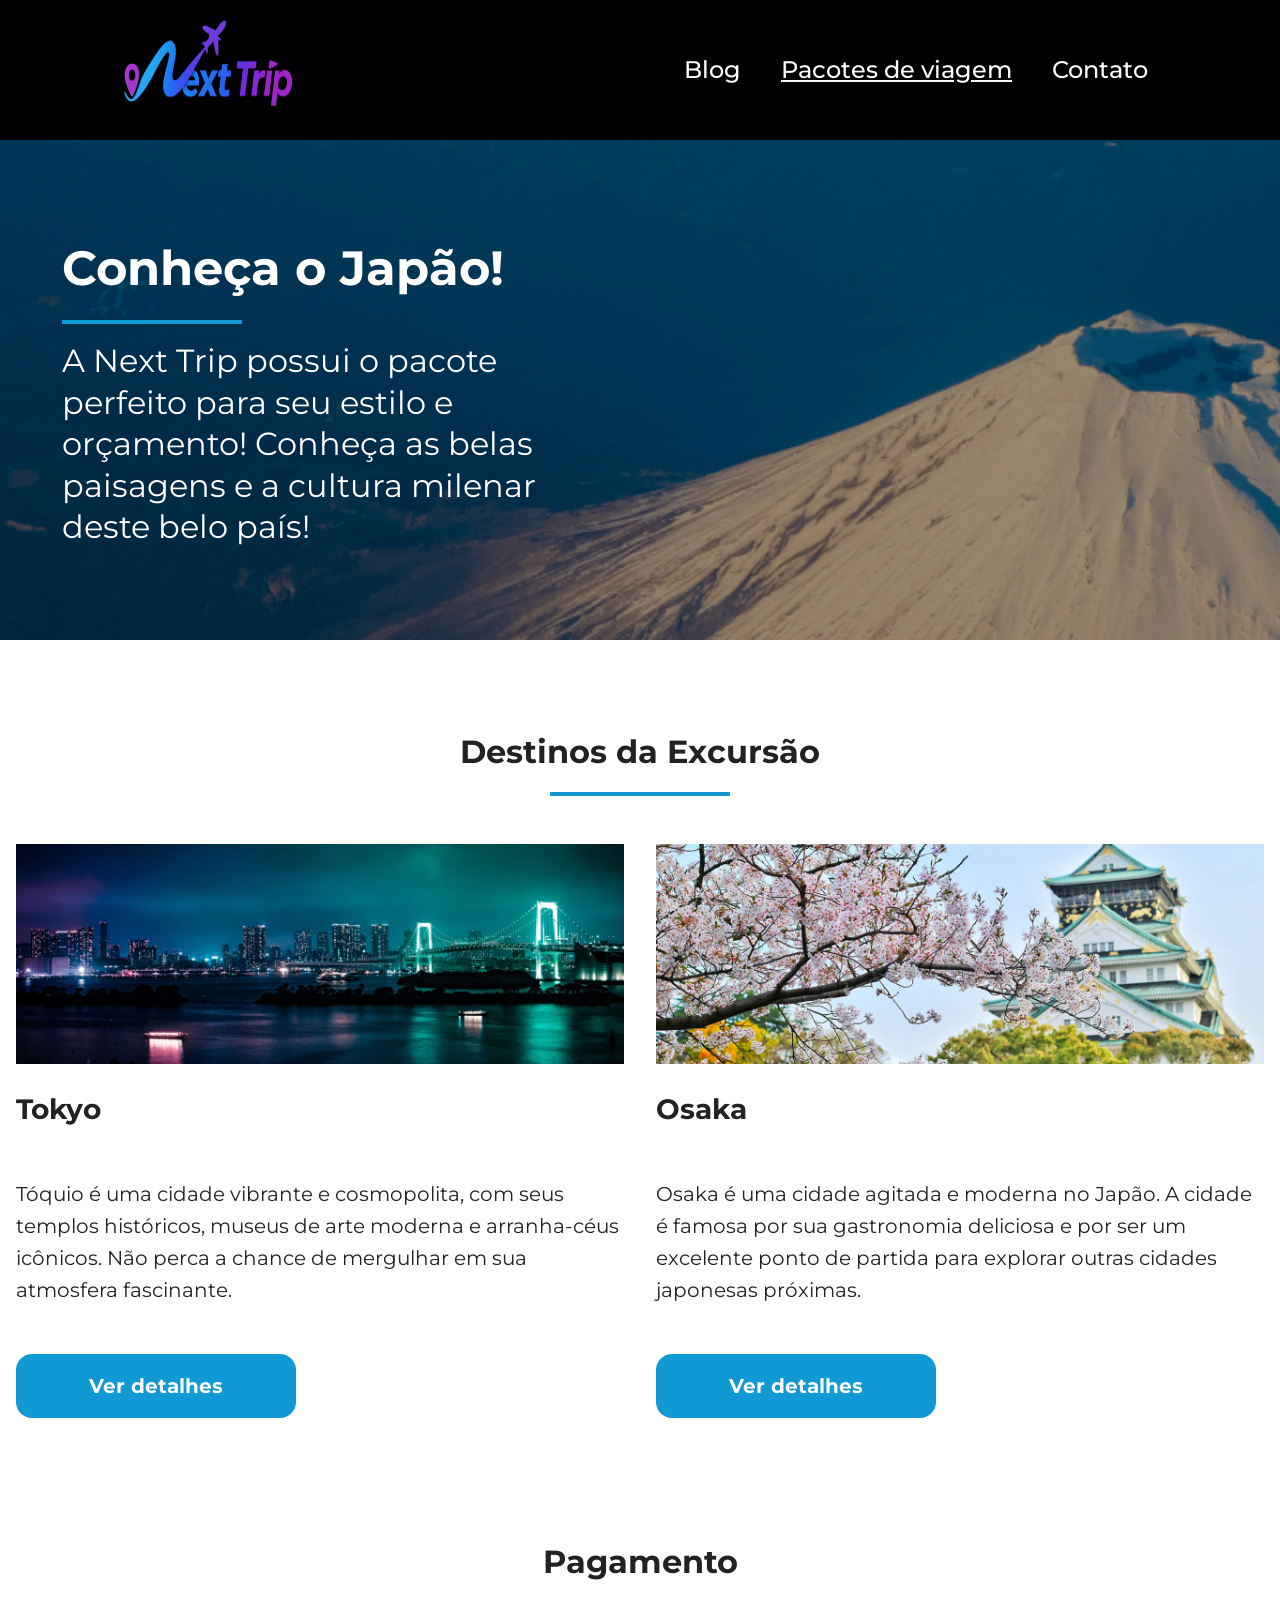
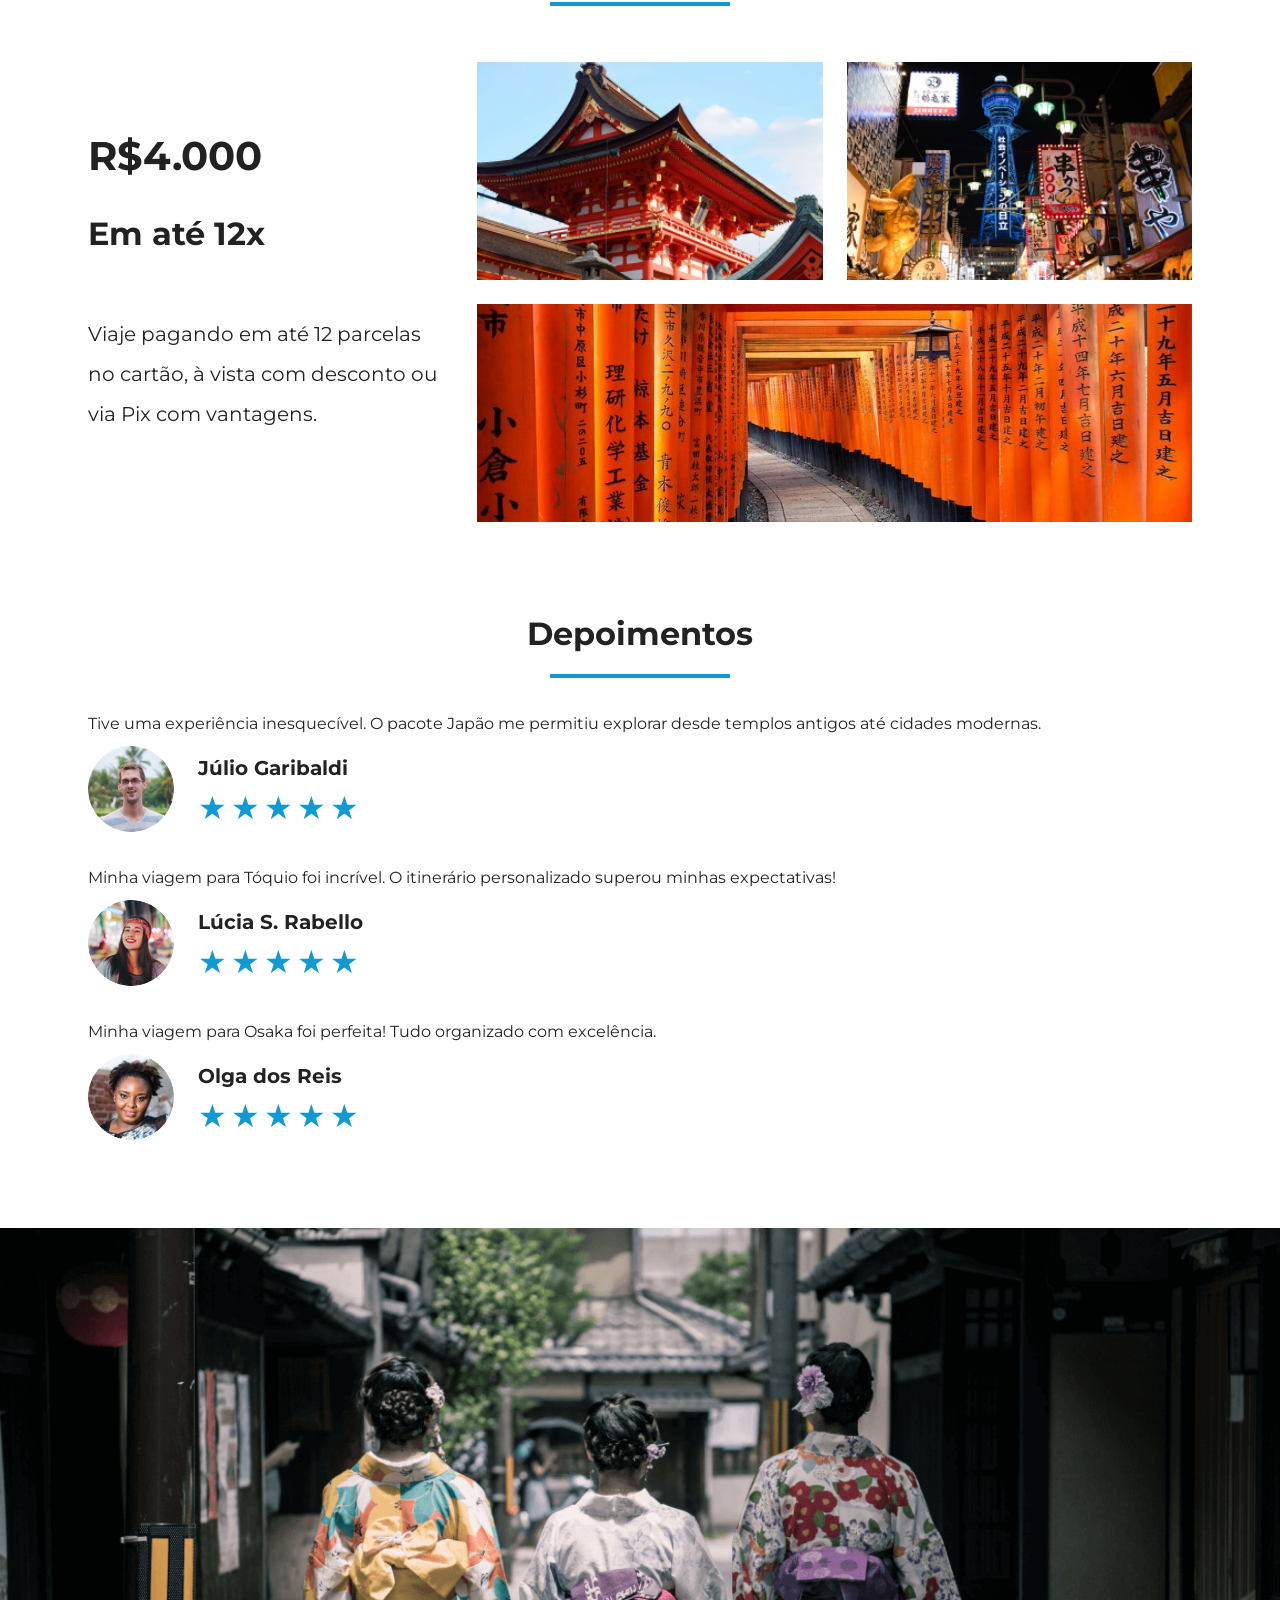
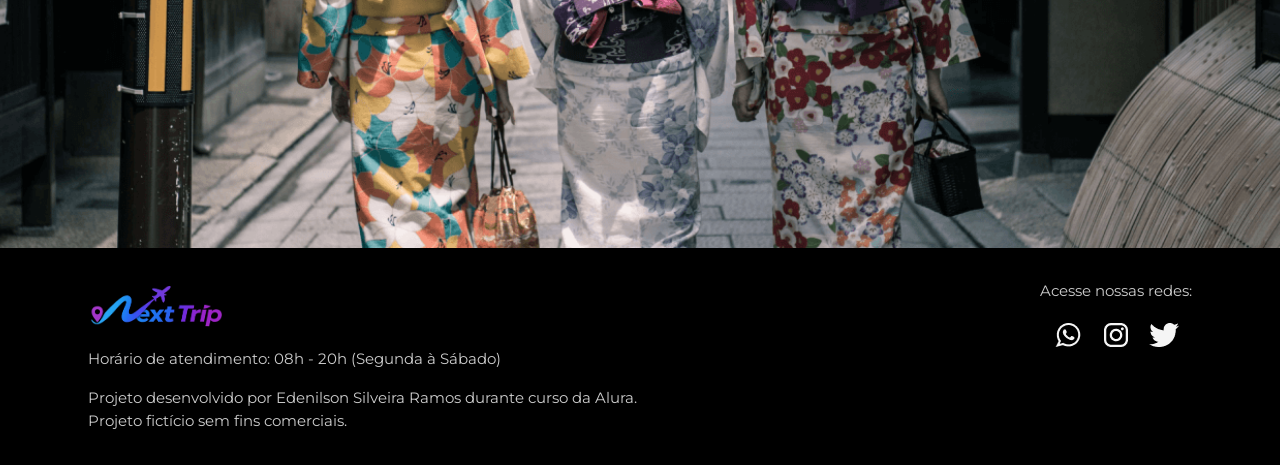
<file: pacotes-de-viagens.html>
<!doctype html>
<html lang="pt-br">

<head>
    <meta charset="UTF-8" />
    <meta name="viewport" content="width=device-width, initial-scale=1.0" />
    <meta name="description" content="Next Trip, uma agência de viagens apaixonada por criar viagens inesquecíveis">
    <meta name="og:title" content="Next Trip">
    <meta name="og:description" content="Next Trip, uma agência de viagens apaixonada por criar viagens inesquecíveis">
    <meta name="og:image" content="https://deveddy-br.github.io/next-trip/img/Logo-NextTrip.png">
    <meta name="og:type" content="website">
    <meta name="og:url" content="https://deveddy-br.github.io/next-trip/">

    <link rel="icon" href="favico.webp" type="xml/webp">
    <link rel="stylesheet" href="css/style.css" />

    <title>Next Trip</title>
</head>

<body>
    <a id="top"></a>
    <main>
        <!-- HEADER -->
        <header class="main-header">
            <a class="logo" href="index.html" title="Voltar para a página inicial">
                <img class="img-mobile" src="img/Icon Next-Trip.png" alt="Logo reduzido do Next Trip" />
                <img class="img-desktop" src="img/Logo-NextTrip.png" alt="Logo completo do Next Trip" />
            </a>

            <div class="navigation-menu">
                <label for="menu">
                    <img src="img/menu.png" alt="menu" />
                </label>
                <input type="checkbox" id="menu" hidden />
                <nav class="list-links">
                    <ul>
                        <li>
                            <a href="blog.html" title="Acessar Blog">Blog</a>
                        </li>
                        <li>
                            <a class="active" href="pacotes-de-viagens.html" title="Acessar Pacotes de viagem">Pacotes
                                de viagem</a>
                        </li>
                        <li>
                            <a href="contato.html" title="Acessar Contato">Contato</a>
                        </li>
                    </ul>
                </nav>
            </div>

        </header>
        <!-- HERO -->
        <section class="hero-travel-packages">
            <div class="hero-content">
                <h1>Conheça o Japão!</h1>
                <hr />
                <p>A Next Trip possui o pacote perfeito para seu estilo e orçamento!
                    Conheça as belas paisagens e a cultura milenar deste belo país!
                </p>
            </div>
        </section>
        <!-- DESTINOS -->
        <section class="destinations travel-packages">
            <div class="section-title">
                <h2>Destinos da Excursão</h2>
                <hr />
            </div>
            <div class="destinations-grid-travel">
                <article class="destination-items item tokyo">
                    <header>
                        <div class="img-item"></div>
                        <h3 class="content-title">Tokyo</h3>
                    </header>

                    <p class="content-text">Tóquio é uma cidade vibrante e cosmopolita, com seus templos históricos,
                        museus de arte moderna e arranha-céus icônicos. Não perca a chance de mergulhar em sua atmosfera
                        fascinante.
                    </p>

                    <footer>
                        <a href="#" class="button">Ver detalhes</a>
                    </footer>
                </article>
                <article class="destination-items item osaka">
                    <header>
                        <div class="img-item"></div>
                        <h3 class="content-title">Osaka</h3>
                    </header>

                    <p class="content-text">Osaka é uma cidade agitada e moderna no Japão. A cidade é famosa por sua
                        gastronomia deliciosa e por ser um excelente ponto de partida para explorar outras cidades
                        japonesas próximas.
                    </p>

                    <footer>
                        <a href="#" class="button">Ver detalhes</a>
                    </footer>
                </article>
            </div>
        </section>
        <!-- PAGAMENTO -->
        <!-- PAGAMENTO -->
        <section class="payments payments--travel">
            <div class="container">

                <div class="section-title payment-title">
                    <h2>Pagamento</h2>
                    <hr />
                </div>

                <div class="content-container">

                    <div class="text-content">
                        <h3 class="content-title-valores">R$4.000</h3>
                        <h2>Em até 12x</h2>

                        <p class="content-text">
                            Viaje pagando em até 12 parcelas no cartão, à vista com desconto ou via Pix com vantagens.
                        </p>
                    </div>

                    <div class="image-gallery">
                        <div class="image first"></div>
                        <div class="image second"></div>
                        <div class="image third colspan-2"></div>
                    </div>

                </div>
            </div>
        </section>
        </section>
        <!-- DEPOIMENTOS -->
        <section class="testimonials">
            <div class="container">
                <div class="section-title">
                    <h2>Depoimentos</h2>
                    <hr />
                </div>

                <div class="testimonials-container">

                    <article>
                        <header>
                            <p>
                                Tive uma experiência inesquecível. O pacote Japão me permitiu explorar
                                desde templos antigos até cidades modernas.
                            </p>
                        </header>

                        <footer>
                            <img src="img/travel-packages/avatar-julio.png" alt="Foto do cliente Júlio Garibaldi" />

                            <div class="profile-content">
                                <h3>Júlio Garibaldi</h3>
                                <div class="rating">
                                    <span class="star">★</span>
                                    <span class="star">★</span>
                                    <span class="star">★</span>
                                    <span class="star">★</span>
                                    <span class="star">★</span>
                                </div>
                            </div>
                        </footer>
                    </article>

                    <article>
                        <header>
                            <p>
                                Minha viagem para Tóquio foi incrível. O itinerário personalizado
                                superou minhas expectativas!
                            </p>
                        </header>

                        <footer>
                            <img src="img/travel-packages/avatar-lucia.png" alt="Foto da cliente Lúcia Rabello" />

                            <div class="profile-content">
                                <h3>Lúcia S. Rabello</h3>
                                <div class="rating">
                                    <span class="star">★</span>
                                    <span class="star">★</span>
                                    <span class="star">★</span>
                                    <span class="star">★</span>
                                    <span class="star">★</span>
                                </div>
                            </div>
                        </footer>
                    </article>

                    <article>
                        <header>
                            <p>
                                Minha viagem para Osaka foi perfeita! Tudo organizado com excelência.
                            </p>
                        </header>

                        <footer>
                            <img src="img/travel-packages/avatar-olga.png" alt="Foto da cliente Olga dos Reis" />

                            <div class="profile-content">
                                <h3>Olga dos Reis</h3>
                                <div class="rating">
                                    <span class="star">★</span>
                                    <span class="star">★</span>
                                    <span class="star">★</span>
                                    <span class="star">★</span>
                                    <span class="star">★</span>
                                </div>
                            </div>
                        </footer>
                    </article>

                </div>
            </div>
        </section>
        <!-- BANNER FINAL -->
        <section class="pacotes-closing-banner">
        </section>

    </main>

    <!-- FOOTER -->
    <footer class="main-footer">
        <div class="container">

            <div class="footer-left">
                <a href="index.html" class="footer-logo">
                    <img src="img/Logo-NextTrip.png" alt="Logo Next Trip">
                </a>

                <p>Horário de atendimento: 08h - 20h (Segunda à Sábado)</p>
                <p>Projeto desenvolvido por Edenilson Silveira Ramos durante curso da Alura.<br>Projeto fictício sem
                    fins
                    comerciais.</p>
            </div>

            <div class="footer-right">
                <p>Acesse nossas redes:</p>

                <div class="social-links">
                    <a href="#" target="_blank" title="Entre em contato através do WhatsApp" aria-label="WhatsApp">
                        <img src="img/icone-whatsapp.png" alt="ícone do WhatsApp na cor branca"></a>
                    <a href="#" target="_blank" title="Acesse o Instagram do Next Trip" aria-label="Instagram">
                        <img src="img/icone-instagram.png" alt="ícone do Instagram na cor branca"></a>
                    <a href="#" target="_blank" title="Acesse o Twitter do Next Trip" aria-label="Twitter">
                        <img src="img/icone-twitter.png" alt="ícone do Twitter na cor branca"></a>
                </div>
            </div>

        </div>
    </footer>
    <a href="#top" class="scroll-top" aria-label="Voltar para o topo">↑</a>
    <script src="js/scroll-top.js"></script>
</body>

</html>
</file>
<file: css/style.css>
@import url(global.css);
@import url(header.css);
@import url(hero.css);
@import url(offers.css);
@import url(categories.css);
@import url(destinations.css);
@import url(payments.css);
@import url(testimonials.css);
@import url(footer.css);
@import url(blog.css);
@import url(contato.css);
</file>
